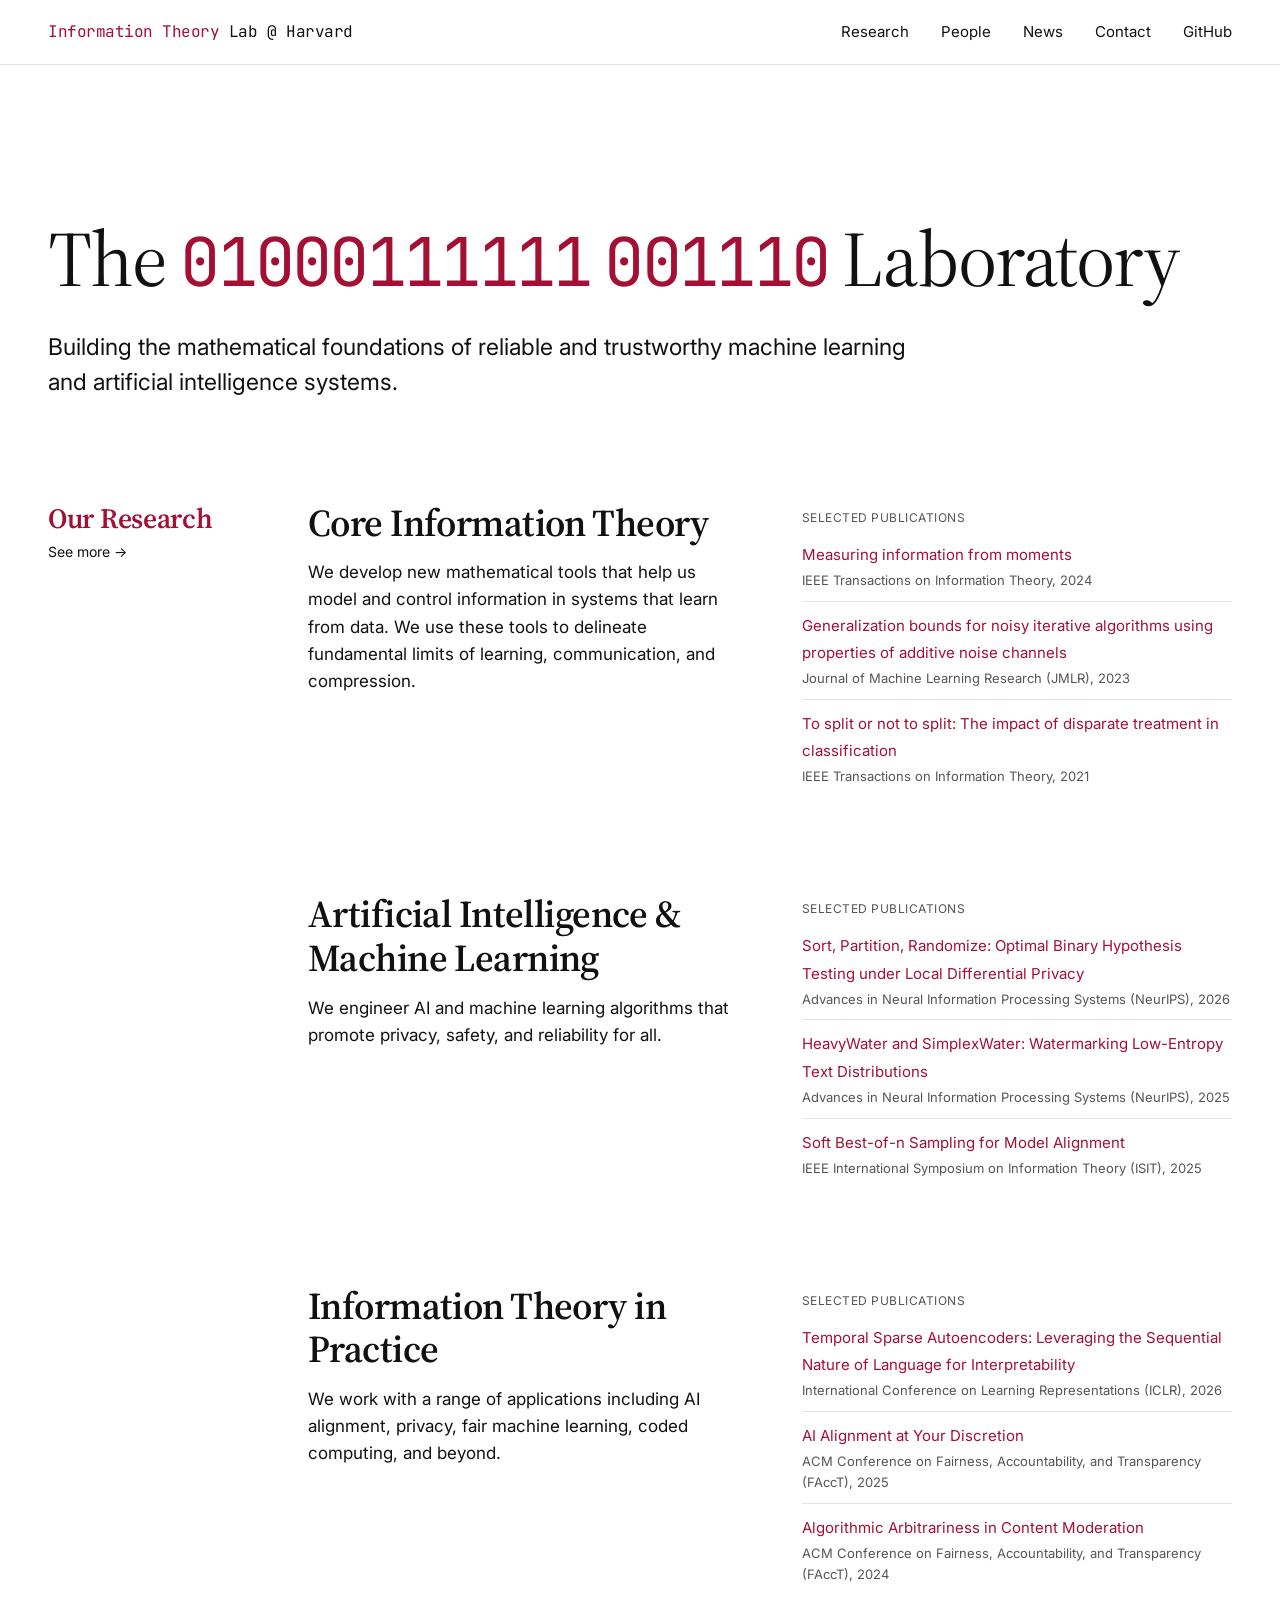
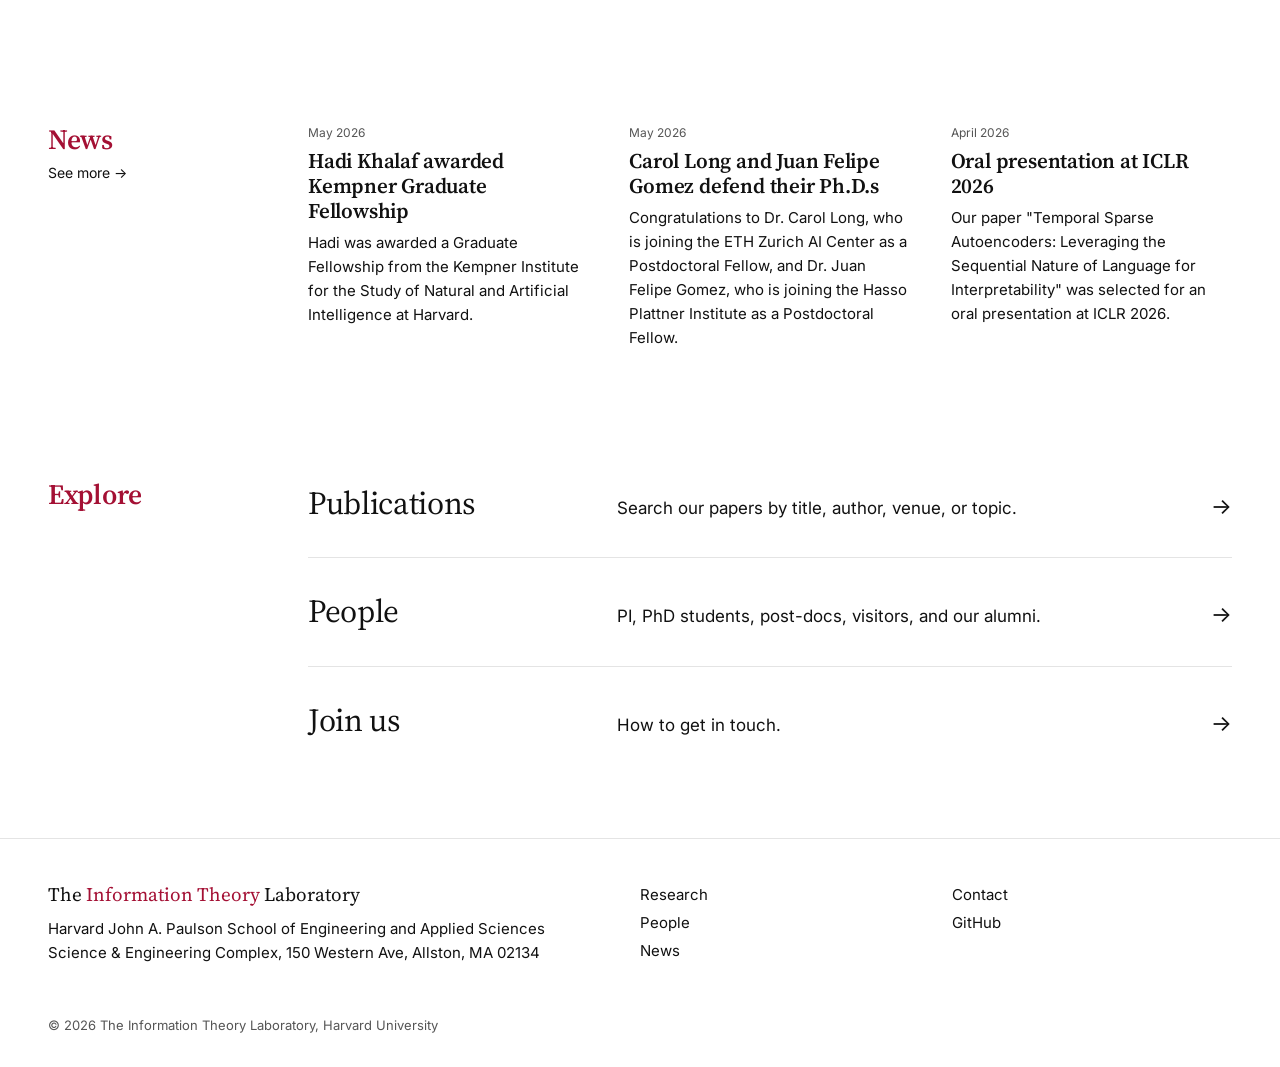
<file: index.html>
<!DOCTYPE html>
<html lang="en">
<head>
    <meta charset="UTF-8">
    <meta name="viewport" content="width=device-width, initial-scale=1.0">
    <title>The Information Theory Laboratory</title>
    <meta name="description" content="The Information Theory Laboratory at Harvard SEAS builds the mathematical foundations of reliable and trustworthy machine learning and AI.">

    <link rel="preconnect" href="https://fonts.googleapis.com">
    <link rel="preconnect" href="https://fonts.gstatic.com" crossorigin>
    <link href="https://fonts.googleapis.com/css2?family=Inter:wght@400;500&family=JetBrains+Mono:wght@400&family=Source+Serif+4:opsz,wght@8..60,400;8..60,500;8..60,600&display=swap" rel="stylesheet">
    <link rel="stylesheet" href="assets/site.css">

    <style>
        /* Home page uses black text; grey only for the smallest labels. */
        :root { --ink-soft: var(--ink); --ink-faint: #555; }

        /* ---------- Hero ---------- */
        .hero {
            padding: clamp(80px, 12vw, 160px) 0 clamp(64px, 8vw, 120px);
        }
        .hero + .section { padding-top: 0; }
        /* Scales with the window so the headline fits on one line on laptops and up. */
        .hero .display { font-size: clamp(40px, 6.1vw, 88px); }
        .hero .display .binary {
            color: var(--crimson);
            font-size: 0.86em;
            letter-spacing: -0.04em;
            word-spacing: -0.35em;  /* a monospace space is a full character wide */
        }
        .hero .lede { margin-top: 32px; }

        /* ---------- Sections: heading in the margin, content to the right ---------- */
        .band .margin-label { padding-top: 0; }

        /* ---------- Research areas: one row per topic ---------- */
        .area {
            display: grid;
            grid-template-columns: 1fr 1fr;
            gap: clamp(32px, 5vw, 80px);
            align-items: start;
            padding: 48px 0;
        }
        .area:first-child { padding-top: 0; }
        .area:last-child { padding-bottom: 0; }
        .area-title {
            font-family: var(--serif);
            font-weight: 600;
            font-size: clamp(28px, 3vw, 38px);
            line-height: 1.15;
            letter-spacing: -0.015em;
            margin: 0;
        }
        .area-text {
            margin: 14px 0 0;
            font-size: 17px;
        }
        .selected { margin-top: 6px; }
        .selected-label {
            font-family: var(--label);
            font-size: 12px;
            letter-spacing: 0.04em;
            text-transform: uppercase;
            color: var(--ink-faint);
            padding: 0 0 4px;
        }
        .pub {
            display: block;
            padding: 10px 0;
            border-bottom: 1px solid var(--rule);
            text-decoration: none;
        }
        .pub:last-child { border-bottom: 0; }
        .pub-title {
            font-size: 15px;
            line-height: 1.4;
            color: var(--crimson);
        }
        a.pub:hover .pub-title { text-decoration: underline; text-underline-offset: 3px; }
        .pub-venue {
            display: block;
            margin-top: 2px;
            font-size: 13px;
            color: var(--ink-faint);
        }

        /* ---------- News ---------- */
        .news-grid {
            display: grid;
            grid-template-columns: repeat(3, 1fr);
            gap: 32px 40px;
        }
        .news-date {
            font-family: var(--label);
            font-size: 12px;
            color: var(--ink-faint);
        }
        .news-card h3 {
            font-size: 21px;
            font-weight: 600;
            margin-top: 6px;
        }
        .news-card h3 a { text-decoration: none; }
        .news-card h3 a:hover { color: var(--crimson); }
        .news-card p {
            font-size: 15px;
            color: var(--ink-soft);
            margin: 8px 0 0;
        }

        /* ---------- Explore ---------- */
        .explore a {
            display: grid;
            grid-template-columns: 1fr 2fr auto;
            gap: 24px;
            align-items: baseline;
            padding: 28px 0;
            border-bottom: 1px solid var(--rule);
            text-decoration: none;
        }
        .explore a:first-child { padding-top: 0; }
        .explore a:last-child { border-bottom: 0; }
        .explore .explore-title {
            font-family: var(--serif);
            font-size: clamp(24px, 2.6vw, 32px);
            letter-spacing: -0.01em;
        }
        .explore .explore-desc { color: var(--ink-soft); }
        .explore .explore-arrow {
            font-size: 22px;
            transition: transform 0.2s;
        }
        .explore a:hover .explore-title { color: var(--crimson); }
        .explore a:hover .explore-arrow { transform: translateX(6px); }

        @media (max-width: 860px) {
            .area { grid-template-columns: 1fr; gap: 20px; }
            .news-grid { grid-template-columns: 1fr; }
            .explore a { grid-template-columns: 1fr auto; }
            .explore .explore-desc { grid-column: 1 / -1; grid-row: 2; }
        }
    </style>
</head>
<body class="margin-page">

<header data-site-header></header>

<main>

    <!-- Hero -->
    <section class="hero">
        <div class="wrap">
            <h1 class="display">The <span class="binary" id="hero-decode">Information Theory</span> Laboratory</h1>
            <p class="lede">Building the mathematical foundations of reliable and trustworthy machine learning and artificial intelligence systems.</p>
        </div>
    </section>

    <!-- Research areas -->
    <section class="section band">
        <div class="wrap"><div class="margin-layout">
            <h2 class="margin-label">Our Research <a href="/research">See more &rarr;</a></h2>
            <div>

            <div class="areas">
                <article class="area">
                    <div>
                        <h3 class="area-title">Core Information Theory</h3>
                        <p class="area-text">We develop new mathematical tools that help us model and control information in systems that learn from data. We use these tools to delineate fundamental limits of learning, communication, and compression.</p>
                    </div>
                    <div class="selected" data-pubs="theory"></div>
                </article>
                <article class="area">
                    <div>
                        <h3 class="area-title">Artificial Intelligence &amp; Machine Learning</h3>
                        <p class="area-text">We engineer AI and machine learning algorithms that promote privacy, safety, and reliability for all.</p>
                    </div>
                    <div class="selected" data-pubs="aiml"></div>
                </article>
                <article class="area">
                    <div>
                        <h3 class="area-title">Information Theory in Practice</h3>
                        <p class="area-text">We work with a range of applications including AI alignment, privacy, fair machine learning, coded computing, and beyond.</p>
                    </div>
                    <div class="selected" data-pubs="applications"></div>
                </article>
            </div>
            </div>
        </div></div>
    </section>

    <!-- News -->
    <section class="section band">
        <div class="wrap"><div class="margin-layout">
            <h2 class="margin-label">News <a href="/news">See more &rarr;</a></h2>
            <div class="news-grid" id="news-grid"></div>
        </div></div>
    </section>

    <!-- Explore -->
    <section class="section band">
        <div class="wrap"><div class="margin-layout">
            <h2 class="margin-label">Explore</h2>
            <nav class="explore">
                <a href="/research#publications">
                    <span class="explore-title">Publications</span>
                    <span class="explore-desc">Search our papers by title, author, venue, or topic.</span>
                    <span class="explore-arrow">&rarr;</span>
                </a>
                <a href="/people">
                    <span class="explore-title">People</span>
                    <span class="explore-desc">PI, PhD students, post-docs, visitors, and our alumni.</span>
                    <span class="explore-arrow">&rarr;</span>
                </a>
                <a href="/contact">
                    <span class="explore-title">Join us</span>
                    <span class="explore-desc">How to get in touch.</span>
                    <span class="explore-arrow">&rarr;</span>
                </a>
            </nav>
        </div></div>
    </section>

</main>

<footer data-site-footer></footer>

<script src="assets/site.js"></script>
<script>
    const esc = s => String(s ?? '').replace(/[&<>"]/g, c => ({ '&': '&amp;', '<': '&lt;', '>': '&gt;', '"': '&quot;' }[c]));

    // Selected publications per research area, chosen by ID in publication-config.json.
    Promise.all([
        fetch('publication-config.json').then(r => r.json()),
        fetch('publications.json').then(r => r.json())
    ]).then(([config, pubs]) => {
        const byId = Object.fromEntries(pubs.map(p => [p.id, p]));
        document.querySelectorAll('[data-pubs]').forEach(el => {
            const items = (config[el.dataset.pubs] || []).map(id => byId[id]).filter(Boolean);
            el.innerHTML = '<div class="selected-label">Selected publications</div>' + items.map(p => {
                const link = p.pub_website || p.arxiv_website;
                const inner = `<span class="pub-title">${esc(p.title)}</span><span class="pub-venue">${esc(p.venue)}, ${esc(p.year)}</span>`;
                return link
                    ? `<a class="pub" href="${esc(link)}" target="_blank" rel="noopener">${inner}</a>`
                    : `<div class="pub">${inner}</div>`;
            }).join('');
        });
    }).catch(err => console.error('Could not load publications', err));

    // Three most recent news items from news.json.
    const MONTHS = ['January', 'February', 'March', 'April', 'May', 'June', 'July', 'August', 'September', 'October', 'November', 'December'];
    const formatMonth = ym => { const [y, m] = ym.split('-'); return `${MONTHS[+m - 1]} ${y}`; };

    fetch('news.json').then(r => r.json()).then(items => {
        items.sort((a, b) => b.date.localeCompare(a.date));
        document.getElementById('news-grid').innerHTML = items.slice(0, 3).map(n => `
            <article class="news-card">
                <div class="news-date">${formatMonth(n.date)}</div>
                <h3>${n.link ? `<a href="${esc(n.link)}" target="_blank" rel="noopener">${esc(n.title)}</a>` : esc(n.title)}</h3>
                <p>${esc(n.body)}</p>
            </article>`).join('');
    }).catch(err => console.error('Could not load news', err));

    // Hero: "Information Theory" periodically decodes from bits.
    const hero = document.getElementById('hero-decode');
    const loop = () => decode(hero, { frames: 22, noiseFrames: 12, interval: 90 }).then(() => setTimeout(loop, 4000));
    setTimeout(loop, 1200);
</script>

</body>
</html>
</file>
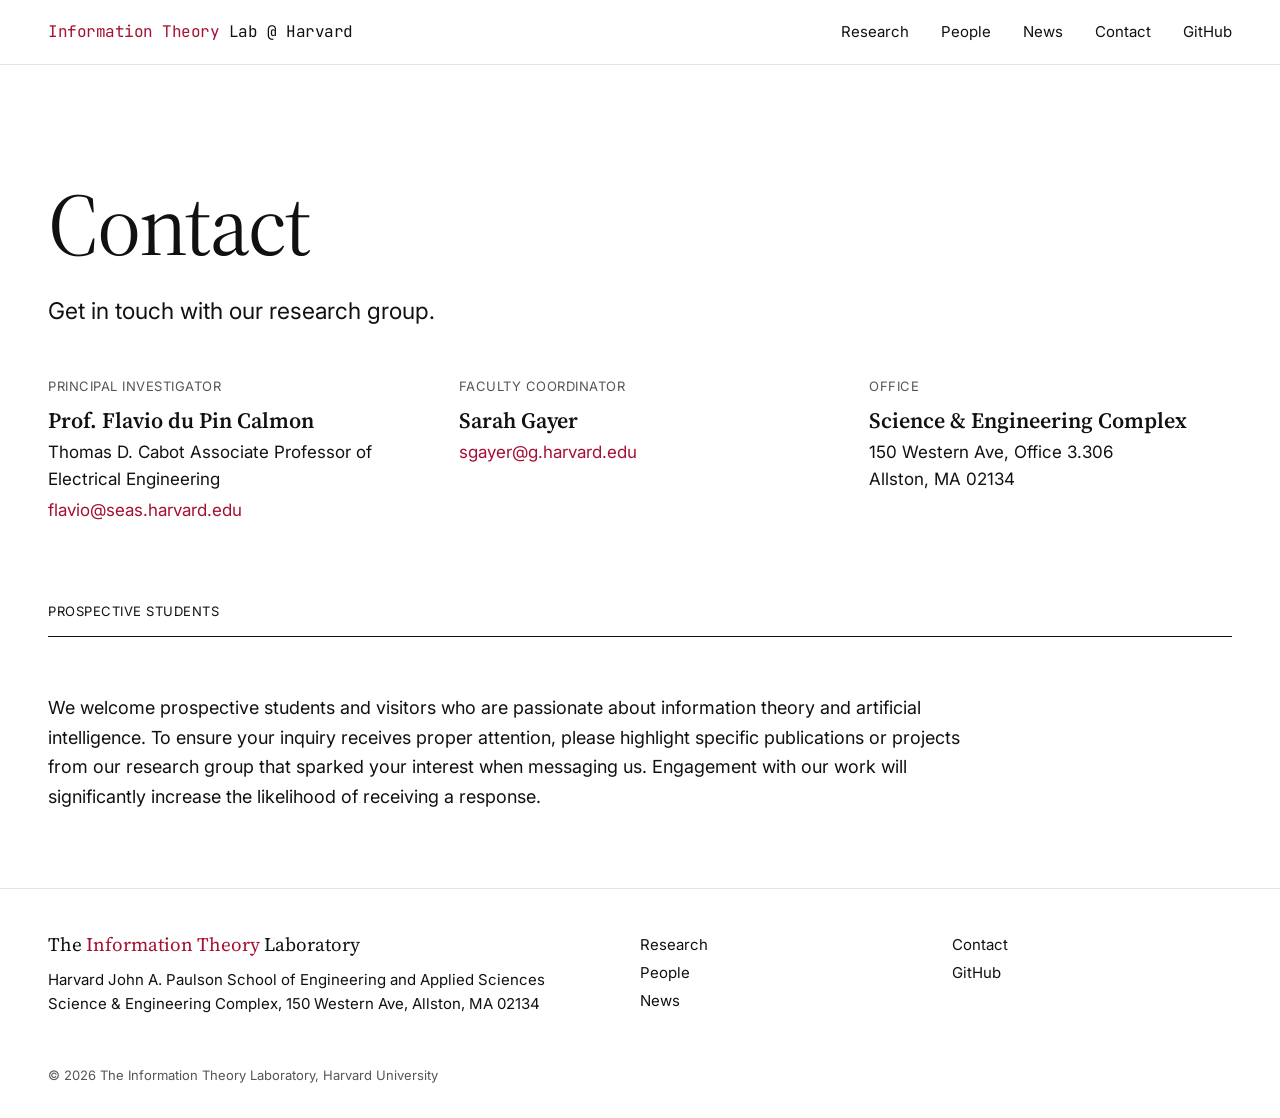
<file: contact.html>
<!DOCTYPE html>
<html lang="en">
<head>
    <meta charset="UTF-8">
    <meta name="viewport" content="width=device-width, initial-scale=1.0">
    <title>Contact - The Information Theory Laboratory</title>
    <meta name="description" content="How to contact the Information Theory Laboratory at Harvard SEAS.">

    <link rel="preconnect" href="https://fonts.googleapis.com">
    <link rel="preconnect" href="https://fonts.gstatic.com" crossorigin>
    <link href="https://fonts.googleapis.com/css2?family=Inter:wght@400;500;600&family=JetBrains+Mono:wght@400&family=Source+Serif+4:opsz,wght@8..60,400;8..60,500;8..60,600&display=swap" rel="stylesheet">
    <link rel="stylesheet" href="assets/site.css">

    <style>
        :root { --ink-soft: var(--ink); --ink-faint: #555; }

        .page-head { padding: clamp(64px, 9vw, 120px) 0 clamp(32px, 4vw, 48px); }
        .page-head .lede { margin-top: 24px; max-width: none; }
        .contact-section { padding: 0 0 clamp(48px, 6vw, 80px); }

        .contacts {
            display: grid;
            grid-template-columns: repeat(3, 1fr);
            gap: 32px 48px;
        }
        .contact-label {
            font-family: var(--label);
            font-size: 13px;
            letter-spacing: 0.04em;
            text-transform: uppercase;
            color: var(--ink-faint);
            margin-bottom: 10px;
        }
        .contact-name {
            font-family: var(--serif);
            font-weight: 600;
            font-size: 22px;
            line-height: 1.25;
            margin: 0;
        }
        .contact p { margin: 4px 0 0; }
        .contact a { color: var(--crimson); text-decoration: none; }
        .contact a:hover { text-decoration: underline; text-underline-offset: 3px; }

        .note {
            max-width: 52em;
            font-size: 18px;
            line-height: 1.65;
            margin: 0;
        }

        @media (max-width: 860px) {
            .contacts { grid-template-columns: 1fr; }
        }
    </style>
</head>
<body>

<header data-site-header></header>

<main>

    <section class="page-head">
        <div class="wrap">
            <h1 class="display">Contact</h1>
            <p class="lede">Get in touch with our research group.</p>
        </div>
    </section>

    <section class="contact-section">
        <div class="wrap">
            <div class="contacts">
                <div class="contact">
                    <div class="contact-label">Principal Investigator</div>
                    <h2 class="contact-name">Prof. Flavio du Pin Calmon</h2>
                    <p>Thomas D. Cabot Associate Professor of Electrical Engineering</p>
                    <p><a href="mailto:flavio@seas.harvard.edu">flavio@seas.harvard.edu</a></p>
                </div>
                <div class="contact">
                    <div class="contact-label">Faculty Coordinator</div>
                    <h2 class="contact-name">Sarah Gayer</h2>
                    <p><a href="mailto:sgayer@g.harvard.edu">sgayer@g.harvard.edu</a></p>
                </div>
                <div class="contact">
                    <div class="contact-label">Office</div>
                    <h2 class="contact-name">Science &amp; Engineering Complex</h2>
                    <p>150 Western Ave, Office 3.306<br>Allston, MA 02134</p>
                </div>
            </div>
        </div>
    </section>

    <section class="contact-section">
        <div class="wrap">
            <div class="bar"><span>Prospective students</span></div>
            <p class="note">We welcome prospective students and visitors who are passionate about information theory and artificial intelligence. To ensure your inquiry receives proper attention, please highlight specific publications or projects from our research group that sparked your interest when messaging us. Engagement with our work will significantly increase the likelihood of receiving a response.</p>
        </div>
    </section>

</main>

<footer data-site-footer></footer>

<script src="assets/site.js"></script>

</body>
</html>
</file>
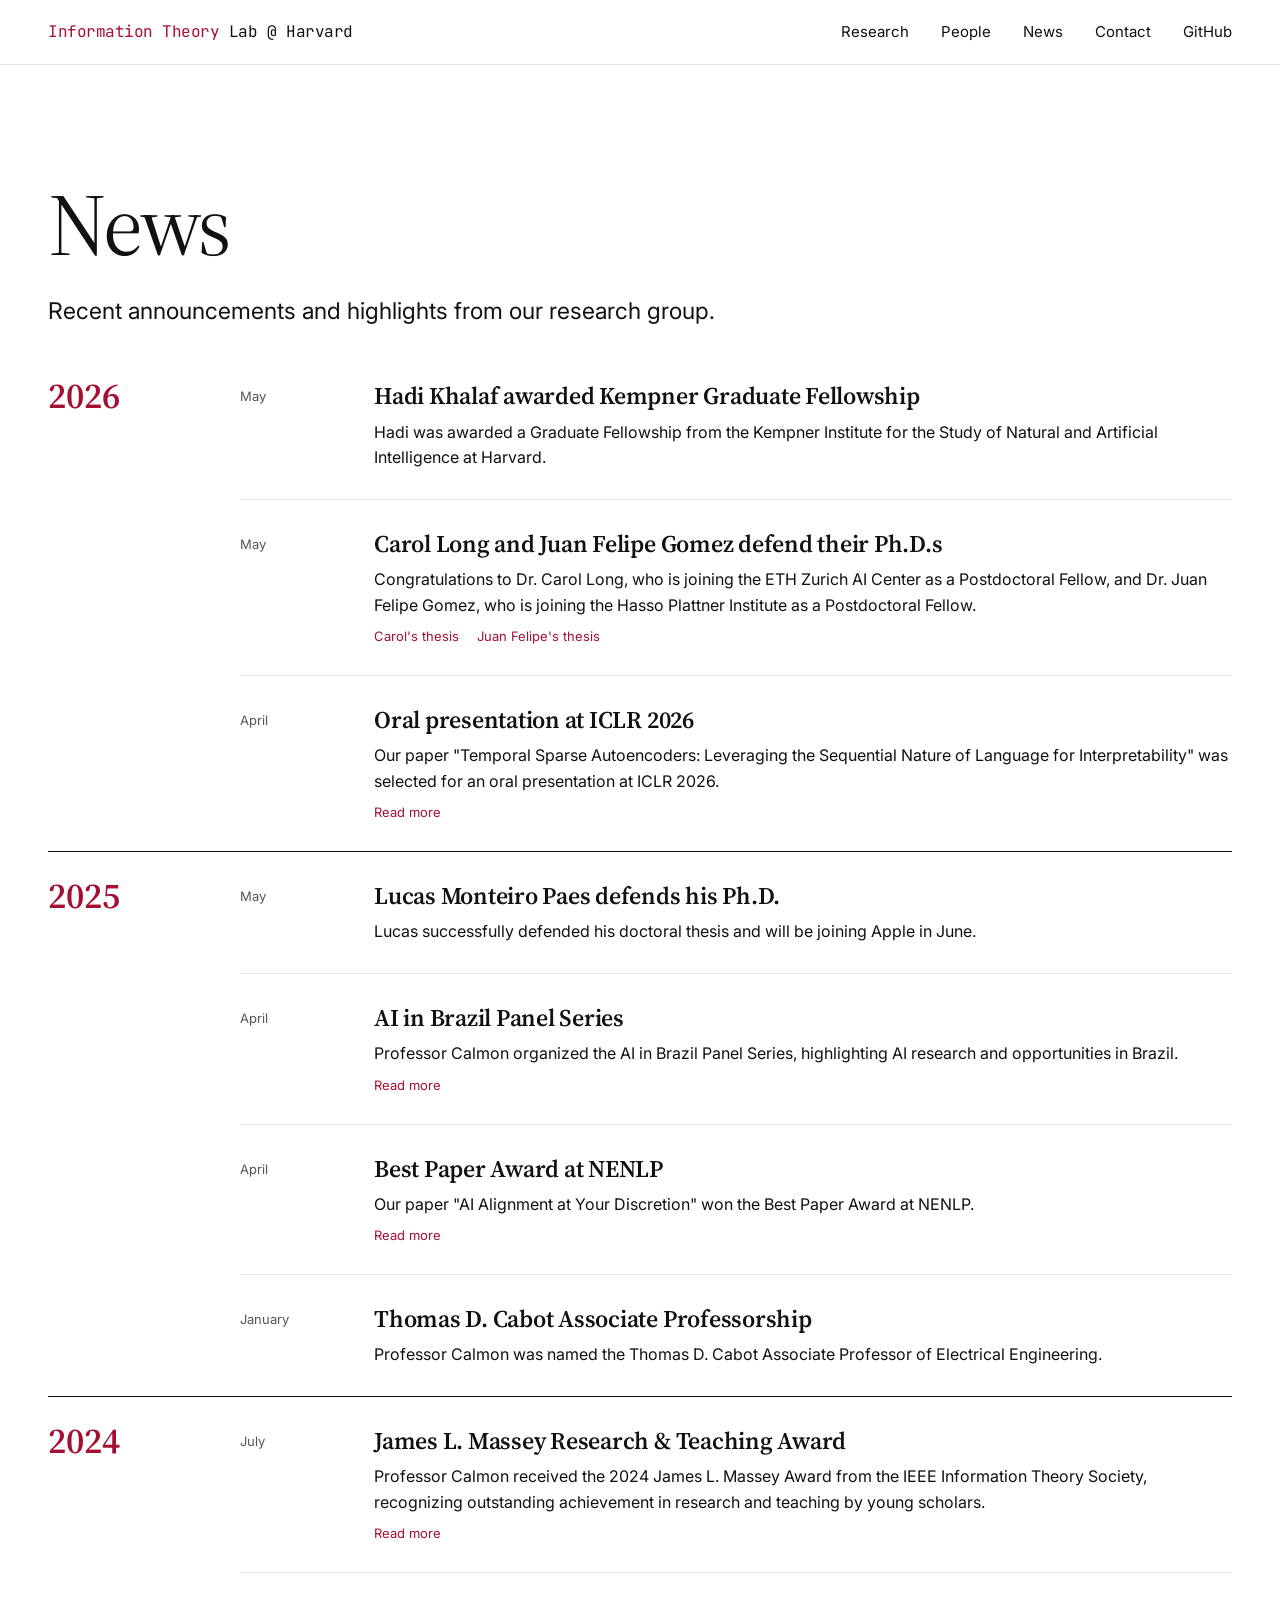
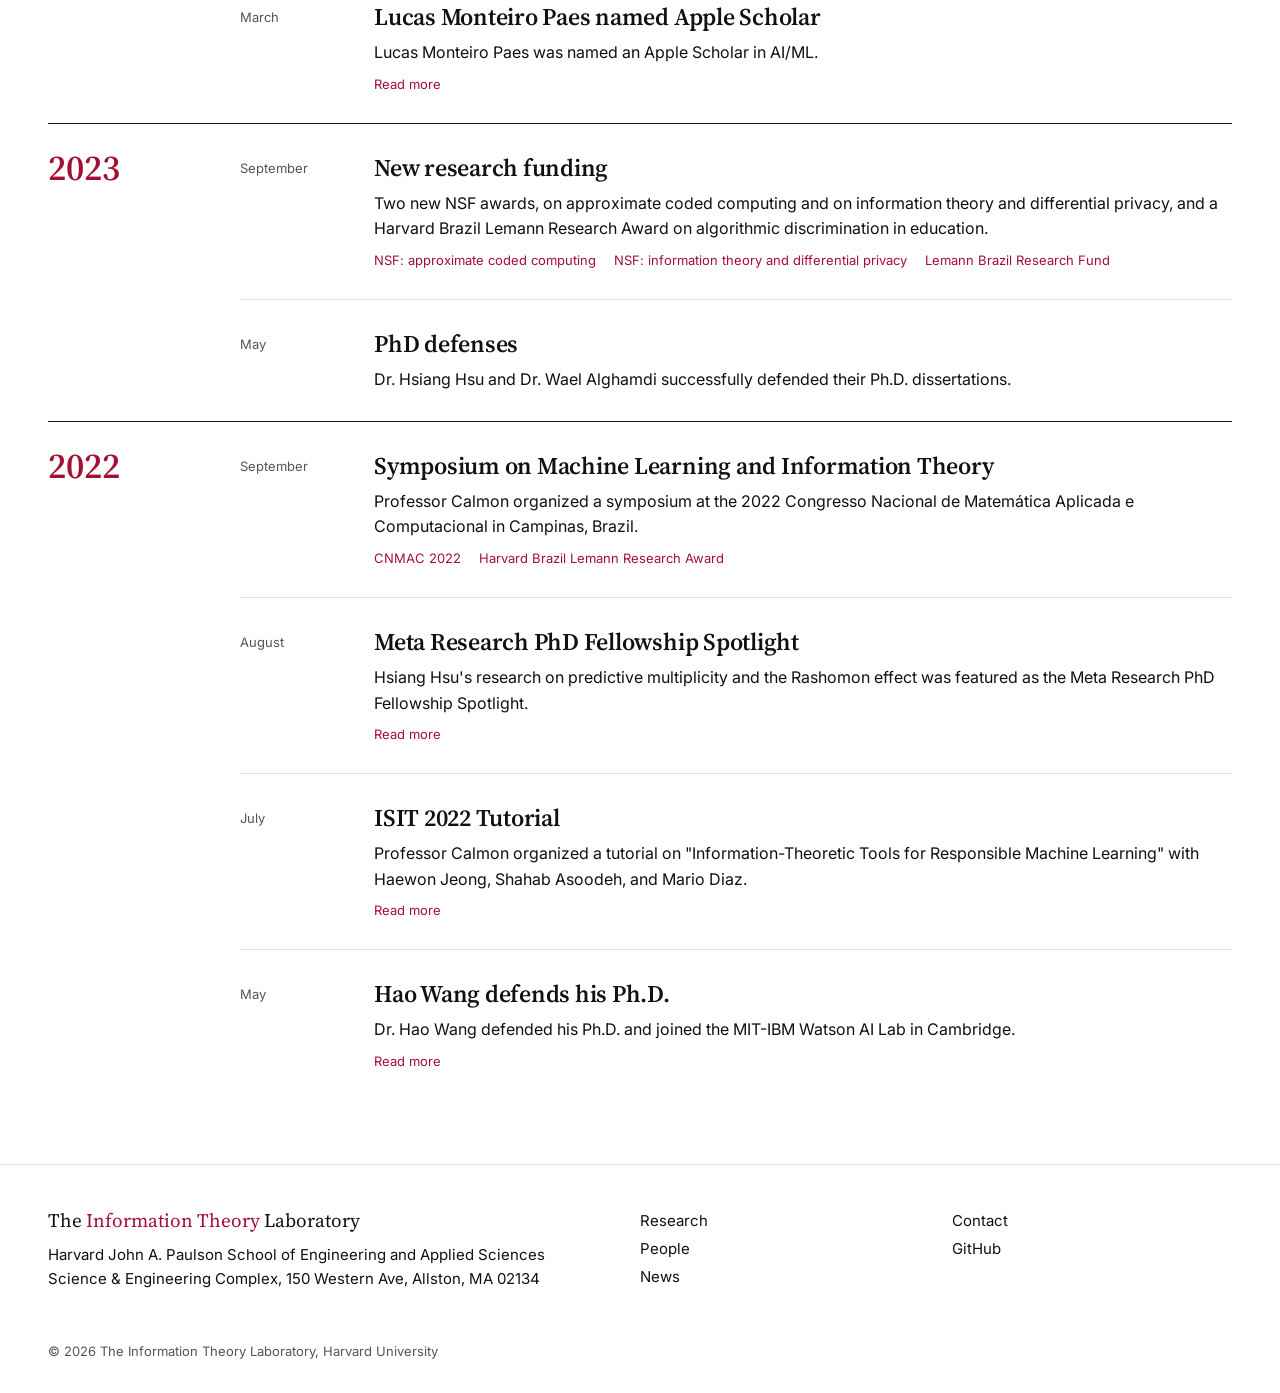
<file: news.html>
<!DOCTYPE html>
<html lang="en">
<head>
    <meta charset="UTF-8">
    <meta name="viewport" content="width=device-width, initial-scale=1.0">
    <title>News - The Information Theory Laboratory</title>
    <meta name="description" content="Announcements and highlights from the Information Theory Laboratory at Harvard SEAS.">

    <link rel="preconnect" href="https://fonts.googleapis.com">
    <link rel="preconnect" href="https://fonts.gstatic.com" crossorigin>
    <link href="https://fonts.googleapis.com/css2?family=Inter:wght@400;500;600&family=JetBrains+Mono:wght@400&family=Source+Serif+4:opsz,wght@8..60,400;8..60,500;8..60,600&display=swap" rel="stylesheet">
    <link rel="stylesheet" href="assets/site.css">

    <style>
        :root { --ink-soft: var(--ink); --ink-faint: #555; }

        .page-head { padding: clamp(64px, 9vw, 120px) 0 clamp(32px, 4vw, 48px); }
        .page-head .lede { margin-top: 24px; max-width: none; }

        /* Items grouped by year, with the year in the left margin (as on the Research page). */
        .year-group {
            display: grid;
            grid-template-columns: 160px 1fr;
            gap: 32px;
            border-top: 1px solid var(--ink);
        }
        .year-group:first-child { border-top: 0; }
        .year-label {
            position: sticky;
            top: 88px;
            align-self: start;
            margin: 0;
            padding-top: 24px;
            font-family: var(--serif);
            font-weight: 600;
            font-size: 36px;
            line-height: 1.1;
            color: var(--crimson);
        }
        .year-group:first-child .year-label { padding-top: 0; }
        .items { list-style: none; margin: 0; padding: 0; }
        .item {
            display: grid;
            grid-template-columns: 110px 1fr;
            gap: 24px;
            padding: 28px 0;
            border-bottom: 1px solid var(--rule);
        }
        .year-group:first-child .item:first-child { padding-top: 4px; }
        .item:last-child { border-bottom: 0; }
        .item-month {
            font-family: var(--label);
            font-size: 13px;
            color: var(--ink-faint);
            padding-top: 6px;
        }
        .item-title {
            font-family: var(--serif);
            font-weight: 600;
            font-size: 24px;
            line-height: 1.3;
            margin: 0;
        }
        .item-body { margin: 8px 0 0; font-size: 16px; }
        .item-links {
            display: flex;
            flex-wrap: wrap;
            gap: 6px 18px;
            margin-top: 8px;
            font-family: var(--label);
            font-size: 13px;
        }
        .item-links a { color: var(--crimson); text-decoration: none; }
        .item-links a:hover { text-decoration: underline; text-underline-offset: 3px; }

        @media (max-width: 860px) {
            .year-group { grid-template-columns: 1fr; gap: 0; }
            .year-label { position: static; font-size: 28px; padding-top: 24px; }
            .item { grid-template-columns: 1fr; gap: 4px; }
            .item-month { padding-top: 0; }
        }
    </style>
</head>
<body>

<header data-site-header></header>

<main>

    <section class="page-head">
        <div class="wrap">
            <h1 class="display">News</h1>
            <p class="lede">Recent announcements and highlights from our research group.</p>
        </div>
    </section>

    <section class="section" style="padding-top: 0;">
        <div class="wrap" id="news"></div>
    </section>

</main>

<footer data-site-footer></footer>

<script src="assets/site.js"></script>
<script>
    const esc = s => String(s ?? '').replace(/[&<>"]/g, c => ({ '&': '&amp;', '<': '&lt;', '>': '&gt;', '"': '&quot;' }[c]));
    const MONTHS = ['January', 'February', 'March', 'April', 'May', 'June', 'July', 'August', 'September', 'October', 'November', 'December'];

    // An item has either a single "link" or a list of labelled "links".
    function linksHTML(n) {
        const links = n.links || (n.link ? [{ label: 'Read more', url: n.link }] : []);
        return links.length
            ? `<div class="item-links">${links.map(l => `<a href="${esc(l.url)}" target="_blank" rel="noopener">${esc(l.label)}</a>`).join('')}</div>`
            : '';
    }

    const itemHTML = n => `
        <li class="item">
            <div class="item-month">${MONTHS[+n.date.split('-')[1] - 1]}</div>
            <div>
                <h3 class="item-title">${esc(n.title)}</h3>
                <p class="item-body">${esc(n.body)}</p>
                ${linksHTML(n)}
            </div>
        </li>`;

    fetch('news.json').then(r => r.json()).then(items => {
        items.sort((a, b) => b.date.localeCompare(a.date));
        const years = [...new Set(items.map(n => n.date.slice(0, 4)))];
        document.getElementById('news').innerHTML = years.map(y => `
            <section class="year-group">
                <h2 class="year-label">${y}</h2>
                <ul class="items">${items.filter(n => n.date.startsWith(y)).map(itemHTML).join('')}</ul>
            </section>`).join('');
    }).catch(err => console.error('Could not load news', err));
</script>

</body>
</html>
</file>
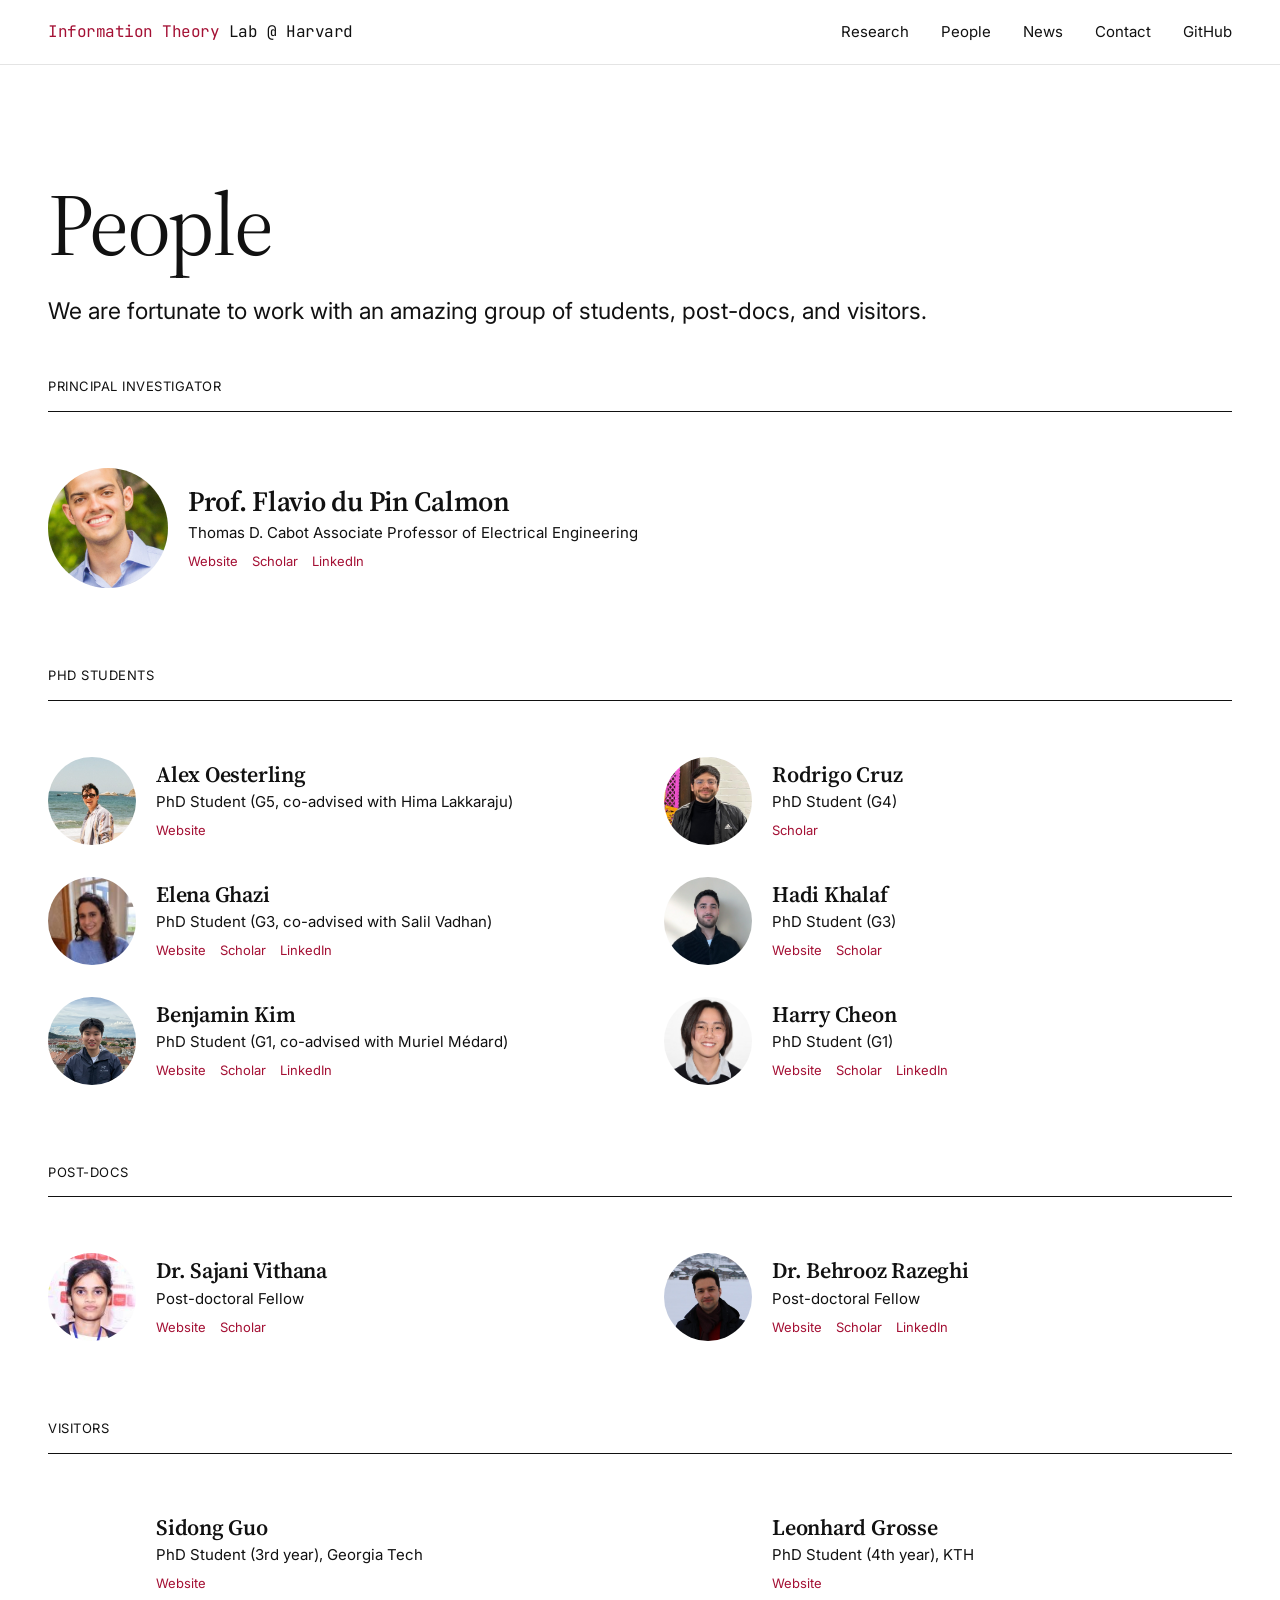
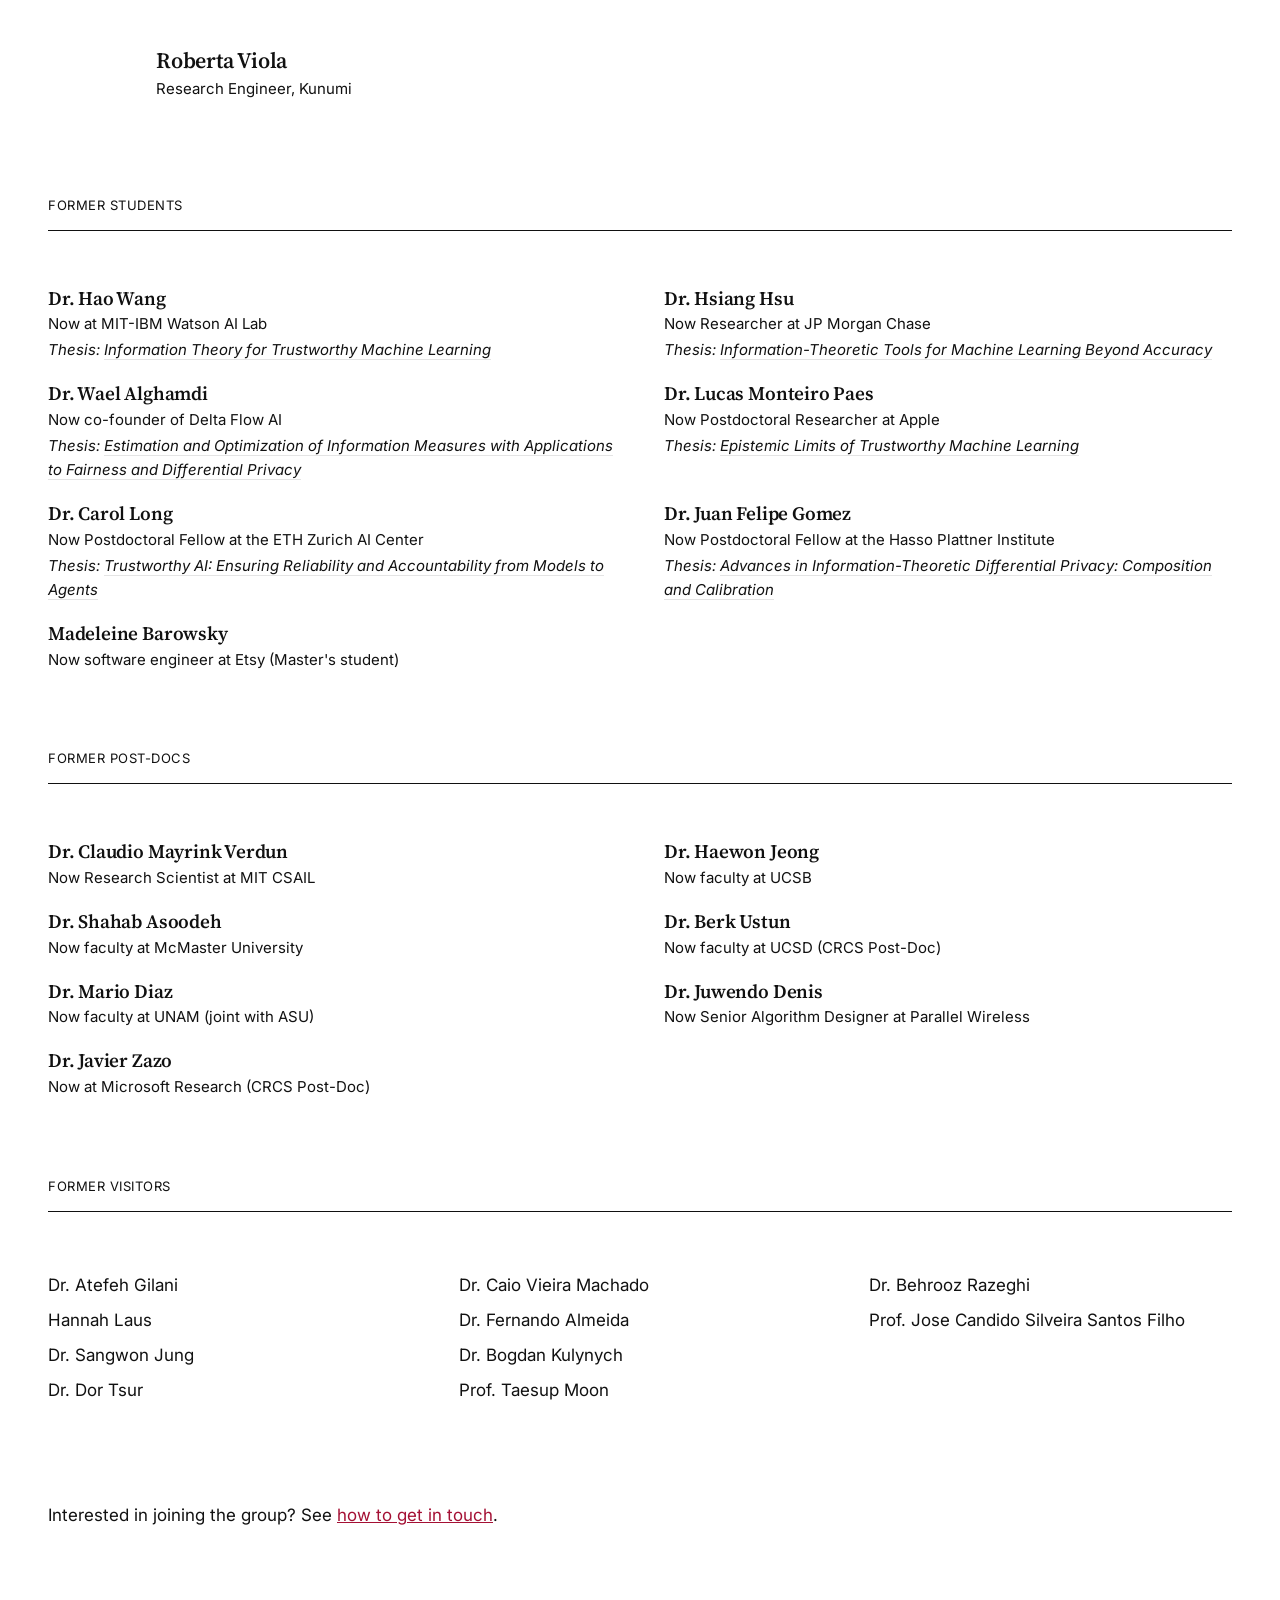
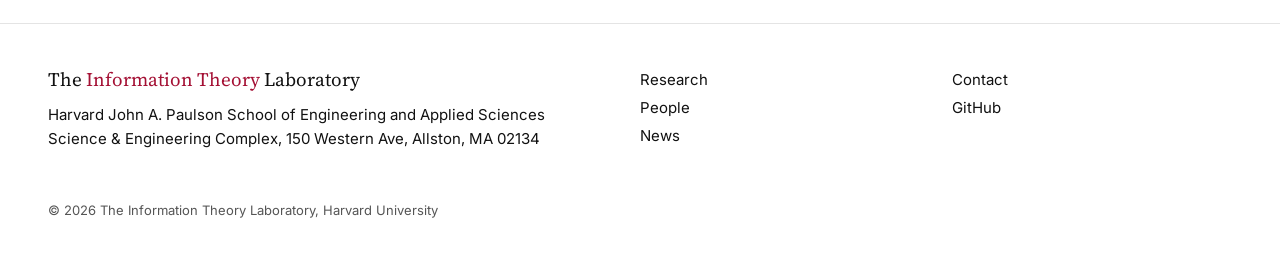
<file: people.html>
<!DOCTYPE html>
<html lang="en">
<head>
    <meta charset="UTF-8">
    <meta name="viewport" content="width=device-width, initial-scale=1.0">
    <title>People - The Information Theory Laboratory</title>
    <meta name="description" content="Members and alumni of the Information Theory Laboratory at Harvard SEAS.">

    <link rel="preconnect" href="https://fonts.googleapis.com">
    <link rel="preconnect" href="https://fonts.gstatic.com" crossorigin>
    <link href="https://fonts.googleapis.com/css2?family=Inter:wght@400;500;600&family=JetBrains+Mono:wght@400&family=Source+Serif+4:opsz,wght@8..60,400;8..60,500;8..60,600&display=swap" rel="stylesheet">
    <link rel="stylesheet" href="assets/site.css">

    <style>
        :root { --ink-soft: var(--ink); --ink-faint: #555; }

        .page-head { padding: clamp(64px, 9vw, 120px) 0 clamp(32px, 4vw, 48px); }
        .page-head .lede { margin-top: 24px; max-width: none; }
        .people-section { padding: 0 0 clamp(48px, 6vw, 80px); }

        /* ---------- Current members: two per row ---------- */
        .members {
            display: grid;
            grid-template-columns: repeat(2, 1fr);
            gap: 32px 48px;
        }
        .member {
            display: flex;
            align-items: center;
            gap: 20px;
        }
        .photo {
            flex-shrink: 0;
            width: 88px;
            height: 88px;
            border-radius: 50%;
            object-fit: cover;
            background: var(--paper-alt);
        }
        .photo-empty { background: none; }
        .pi .photo { width: 120px; height: 120px; }
        .name {
            font-family: var(--serif);
            font-weight: 600;
            font-size: 22px;
            line-height: 1.25;
            margin: 0;
        }
        .pi .name { font-size: 28px; }
        .name a { text-decoration: none; }
        .name a:hover { color: var(--crimson); }
        .role { margin-top: 2px; font-size: 15px; }
        .links {
            display: flex;
            flex-wrap: wrap;
            gap: 14px;
            margin-top: 6px;
            font-family: var(--label);
            font-size: 13px;
        }
        .links a { color: var(--crimson); text-decoration: none; }
        .links a:hover { text-decoration: underline; text-underline-offset: 3px; }

        /* ---------- Alumni: text only ---------- */
        .alumni {
            display: grid;
            grid-template-columns: repeat(2, 1fr);
            gap: 20px 48px;
            list-style: none;
            margin: 0;
            padding: 0;
        }
        .alumnus .name { font-size: 19px; }
        .alumnus .role, .alumnus .thesis { font-size: 15px; }
        .thesis { margin-top: 2px; font-style: italic; }
        .thesis a { text-decoration: none; border-bottom: 1px solid var(--rule); }
        .thesis a:hover { color: var(--crimson); border-color: var(--crimson); }

        /* ---------- Visitors: names only ---------- */
        .names {
            columns: 3;
            column-gap: 48px;
            list-style: none;
            margin: 0;
            padding: 0;
            font-size: 17px;
        }
        .names li { padding: 4px 0; break-inside: avoid; }
        .names a { text-decoration: none; }
        .names a:hover { color: var(--crimson); }

        .join { font-size: 17px; }
        .join a { color: var(--crimson); }

        @media (max-width: 860px) {
            .members, .alumni { grid-template-columns: 1fr; }
            .names { columns: 2; }
        }
        @media (max-width: 480px) {
            .names { columns: 1; }
            .photo { width: 72px; height: 72px; }
            .pi .photo { width: 96px; height: 96px; }
        }
    </style>
</head>
<body>

<header data-site-header></header>

<main>

    <section class="page-head">
        <div class="wrap">
            <h1 class="display">People</h1>
            <p class="lede">We are fortunate to work with an amazing group of students, post-docs, and visitors.</p>
        </div>
    </section>

    <section class="people-section">
        <div class="wrap">
            <div class="bar"><span>Principal Investigator</span></div>
            <div id="pi"></div>
        </div>
    </section>

    <section class="people-section">
        <div class="wrap">
            <div class="bar"><span>PhD Students</span></div>
            <div class="members" id="students"></div>
        </div>
    </section>

    <section class="people-section">
        <div class="wrap">
            <div class="bar"><span>Post-docs</span></div>
            <div class="members" id="postdocs"></div>
        </div>
    </section>

    <section class="people-section">
        <div class="wrap">
            <div class="bar"><span>Visitors</span></div>
            <div class="members" id="visitors"></div>
        </div>
    </section>

    <section class="people-section">
        <div class="wrap">
            <div class="bar"><span>Former Students</span></div>
            <ul class="alumni" id="alumni-students"></ul>
        </div>
    </section>

    <section class="people-section">
        <div class="wrap">
            <div class="bar"><span>Former Post-docs</span></div>
            <ul class="alumni" id="alumni-postdocs"></ul>
        </div>
    </section>

    <section class="people-section">
        <div class="wrap">
            <div class="bar"><span>Former Visitors</span></div>
            <ul class="names" id="alumni-visitors"></ul>
        </div>
    </section>

    <section class="people-section">
        <div class="wrap">
            <p class="join">Interested in joining the group? See <a href="/contact">how to get in touch</a>.</p>
        </div>
    </section>

</main>

<footer data-site-footer></footer>

<script src="assets/site.js"></script>
<script>
    const esc = s => String(s ?? '').replace(/[&<>"]/g, c => ({ '&': '&amp;', '<': '&lt;', '>': '&gt;', '"': '&quot;' }[c]));
    const ext = 'target="_blank" rel="noopener"';

    const nameHTML = p => p.website
        ? `<a href="${esc(p.website)}" ${ext}>${esc(p.name)}</a>`
        : esc(p.name);

    function photoHTML(p) {
        if (p.photo && p.photo !== 'placeholder.jpg') {
            return `<img class="photo" src="profile-pics/${esc(p.photo)}" alt="${esc(p.name)}" loading="lazy" onerror="this.remove()">`;
        }
        // No photo: keep an empty slot the same size so names line up with the others.
        return '<div class="photo photo-empty" aria-hidden="true"></div>';
    }

    function linksHTML(p) {
        const links = [];
        if (p.website) links.push(`<a href="${esc(p.website)}" ${ext}>Website</a>`);
        if (p.google_scholar) links.push(`<a href="${esc(p.google_scholar)}" ${ext}>Scholar</a>`);
        if (p.linkedin) links.push(`<a href="${esc(p.linkedin)}" ${ext}>LinkedIn</a>`);
        return links.length ? `<div class="links">${links.join('')}</div>` : '';
    }

    const memberHTML = p => `
        <div class="member">
            ${photoHTML(p)}
            <div>
                <h3 class="name">${nameHTML(p)}</h3>
                <div class="role">${esc(p.role)}</div>
                ${linksHTML(p)}
            </div>
        </div>`;

    const alumnusHTML = p => `
        <li class="alumnus">
            <h3 class="name">${nameHTML(p)}</h3>
            <div class="role">${esc(p.role)}</div>
            ${p.thesis ? `<div class="thesis">Thesis: ${p.thesis.url ? `<a href="${esc(p.thesis.url)}" ${ext}>${esc(p.thesis.title)}</a>` : esc(p.thesis.title)}</div>` : ''}
        </li>`;

    fetch('people.json').then(r => r.json()).then(data => {
        document.getElementById('pi').innerHTML = `<div class="pi">${memberHTML(data.principal_investigator)}</div>`;

        const current = data.current || [];
        document.getElementById('students').innerHTML = current.filter(p => p.type === 'student').map(memberHTML).join('');
        document.getElementById('postdocs').innerHTML = current.filter(p => p.type === 'postdoc').map(memberHTML).join('');
        document.getElementById('visitors').innerHTML = current.filter(p => p.type === 'visitor').map(memberHTML).join('');

        const alumni = data.alumni || [];
        document.getElementById('alumni-students').innerHTML =
            alumni.filter(p => p.type === 'phd' || p.type === 'masters').map(alumnusHTML).join('');
        document.getElementById('alumni-postdocs').innerHTML =
            alumni.filter(p => p.type === 'postdoc').map(alumnusHTML).join('');
        document.getElementById('alumni-visitors').innerHTML =
            alumni.filter(p => p.type === 'visitor').map(p => `<li>${nameHTML(p)}</li>`).join('');
    }).catch(err => console.error('Could not load people', err));
</script>

</body>
</html>
</file>
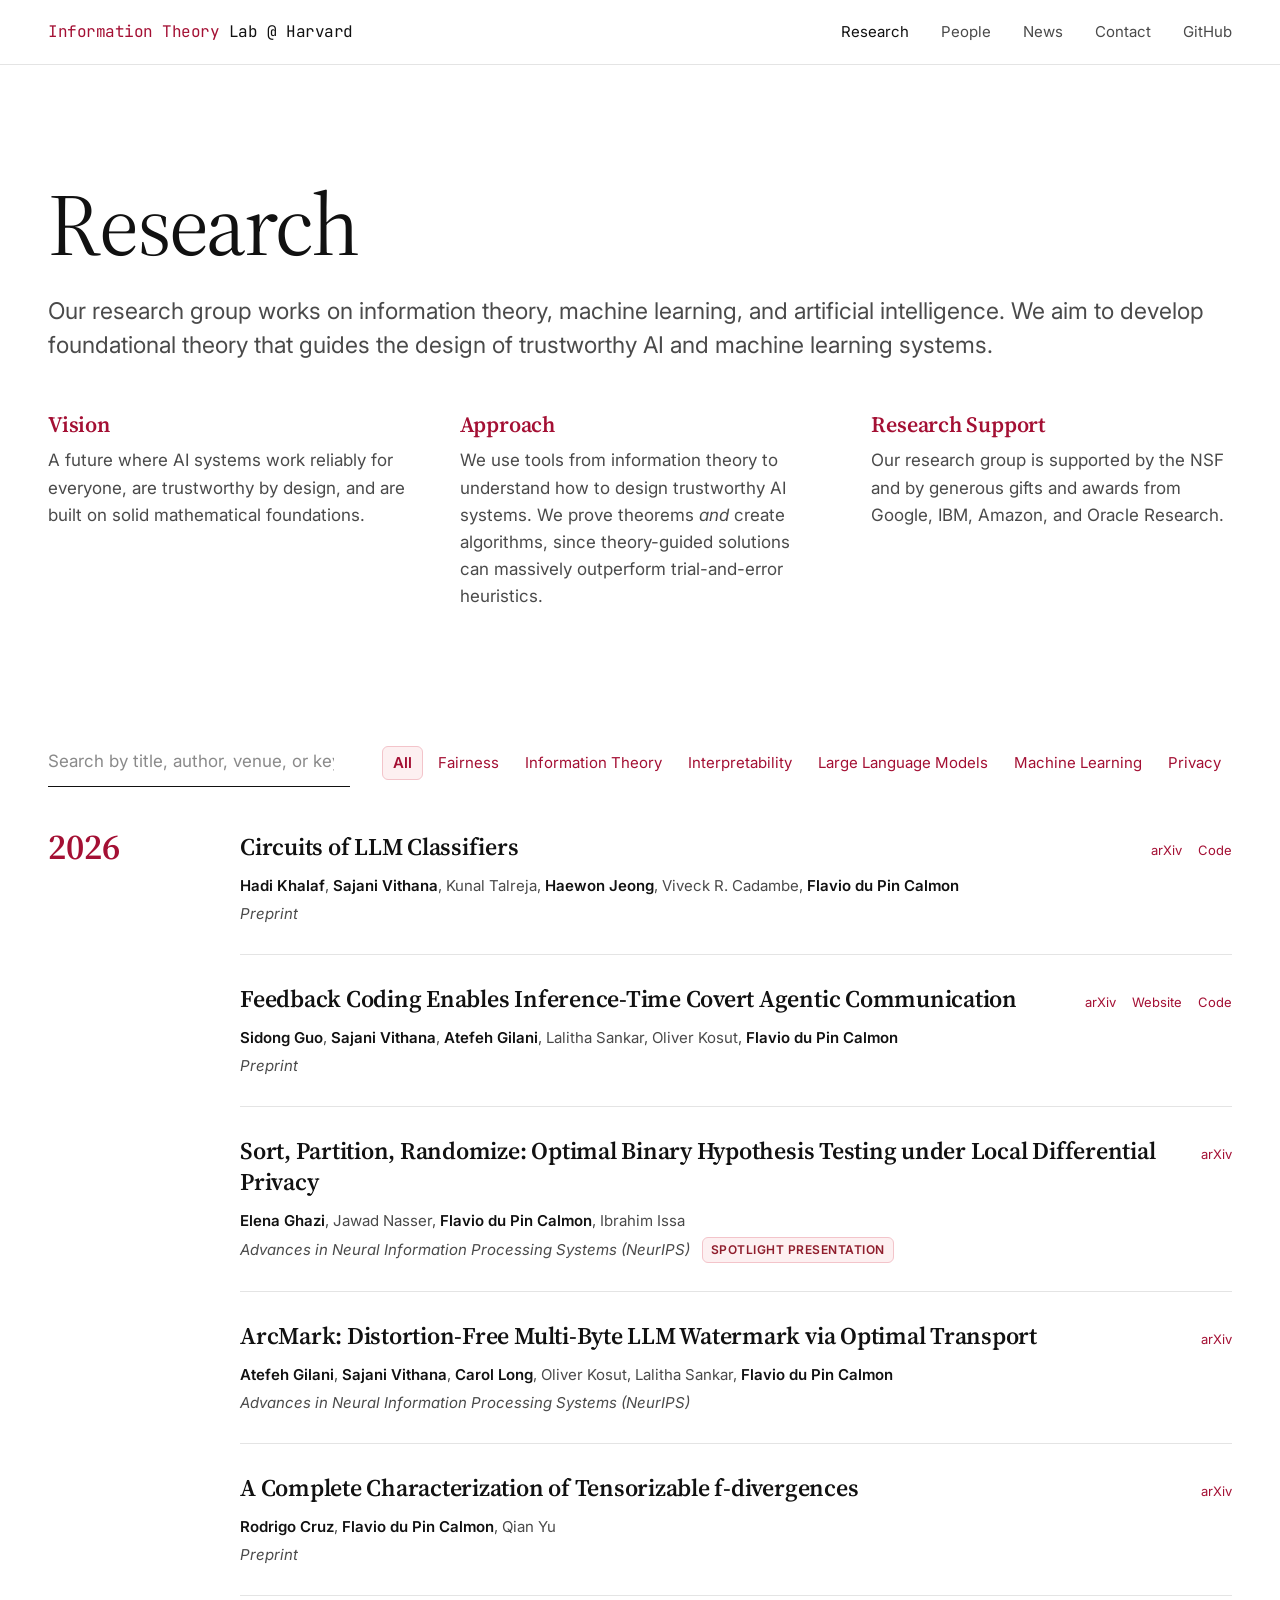
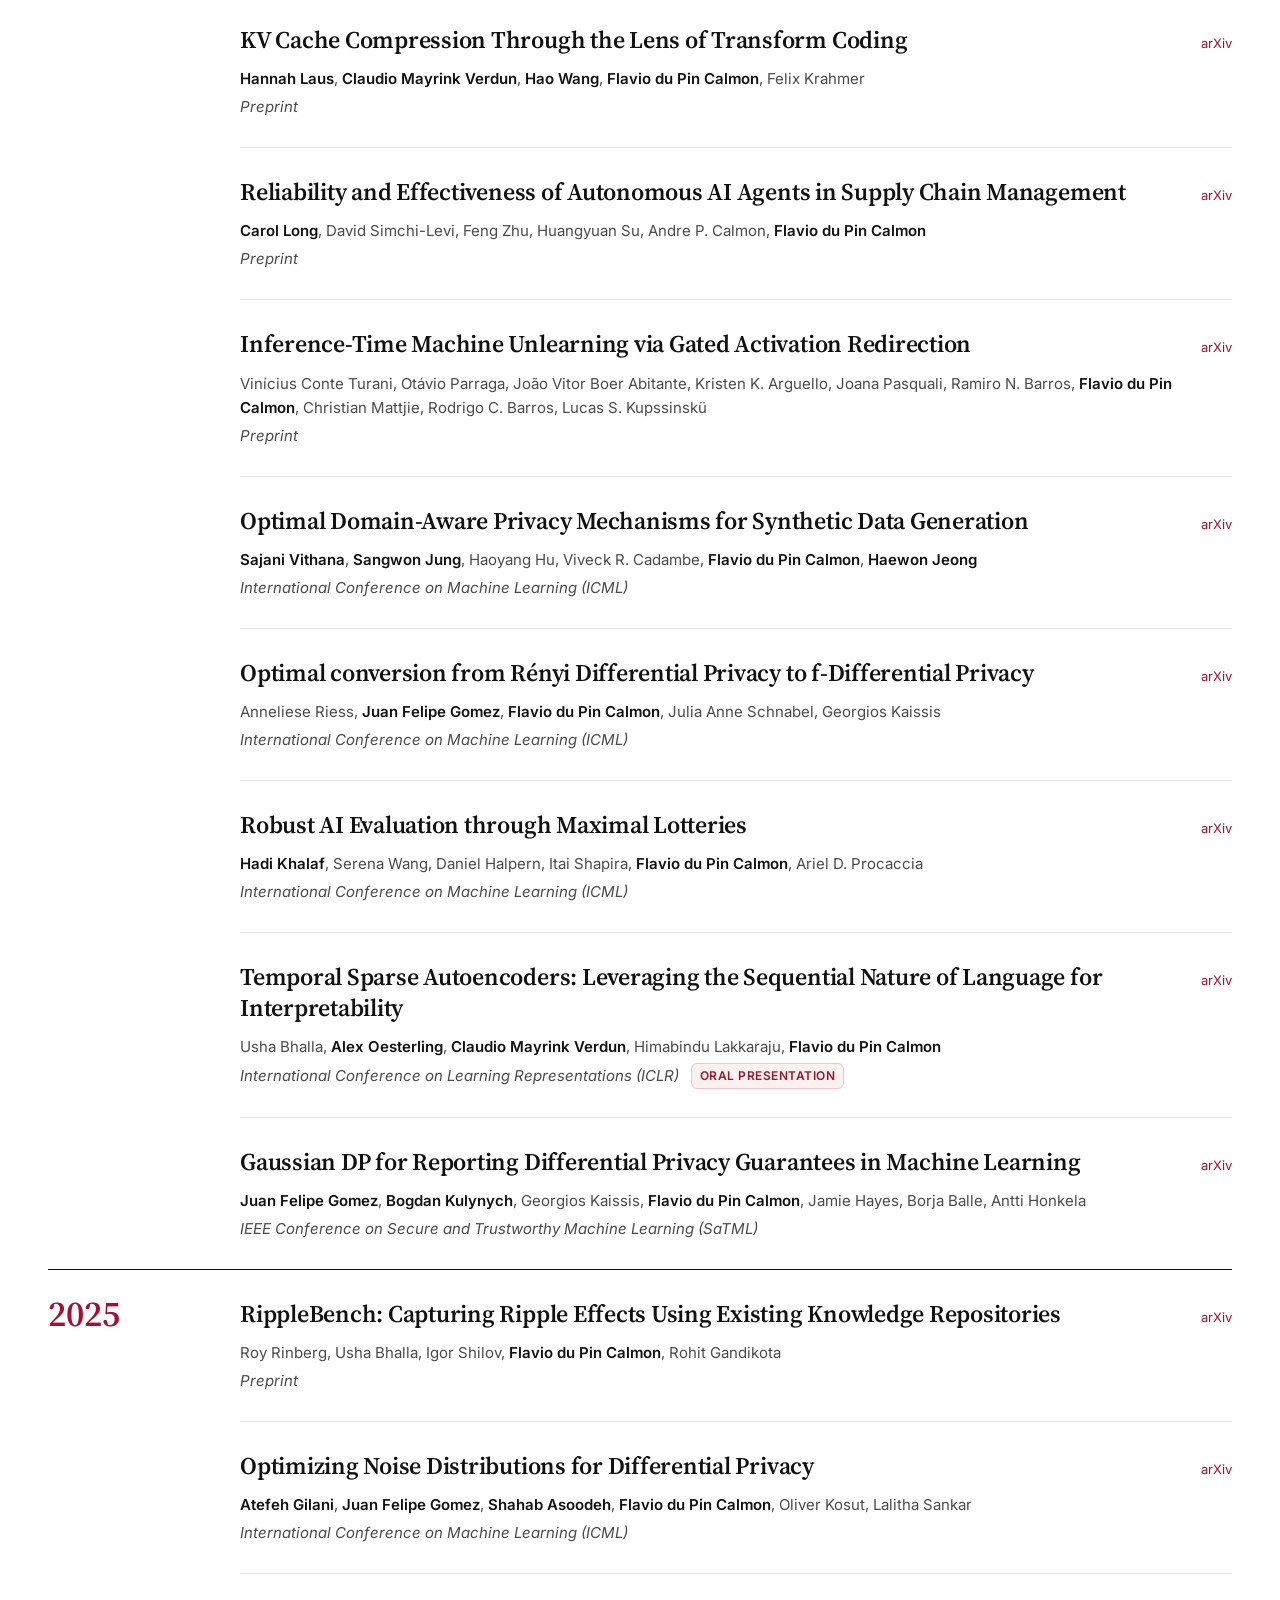
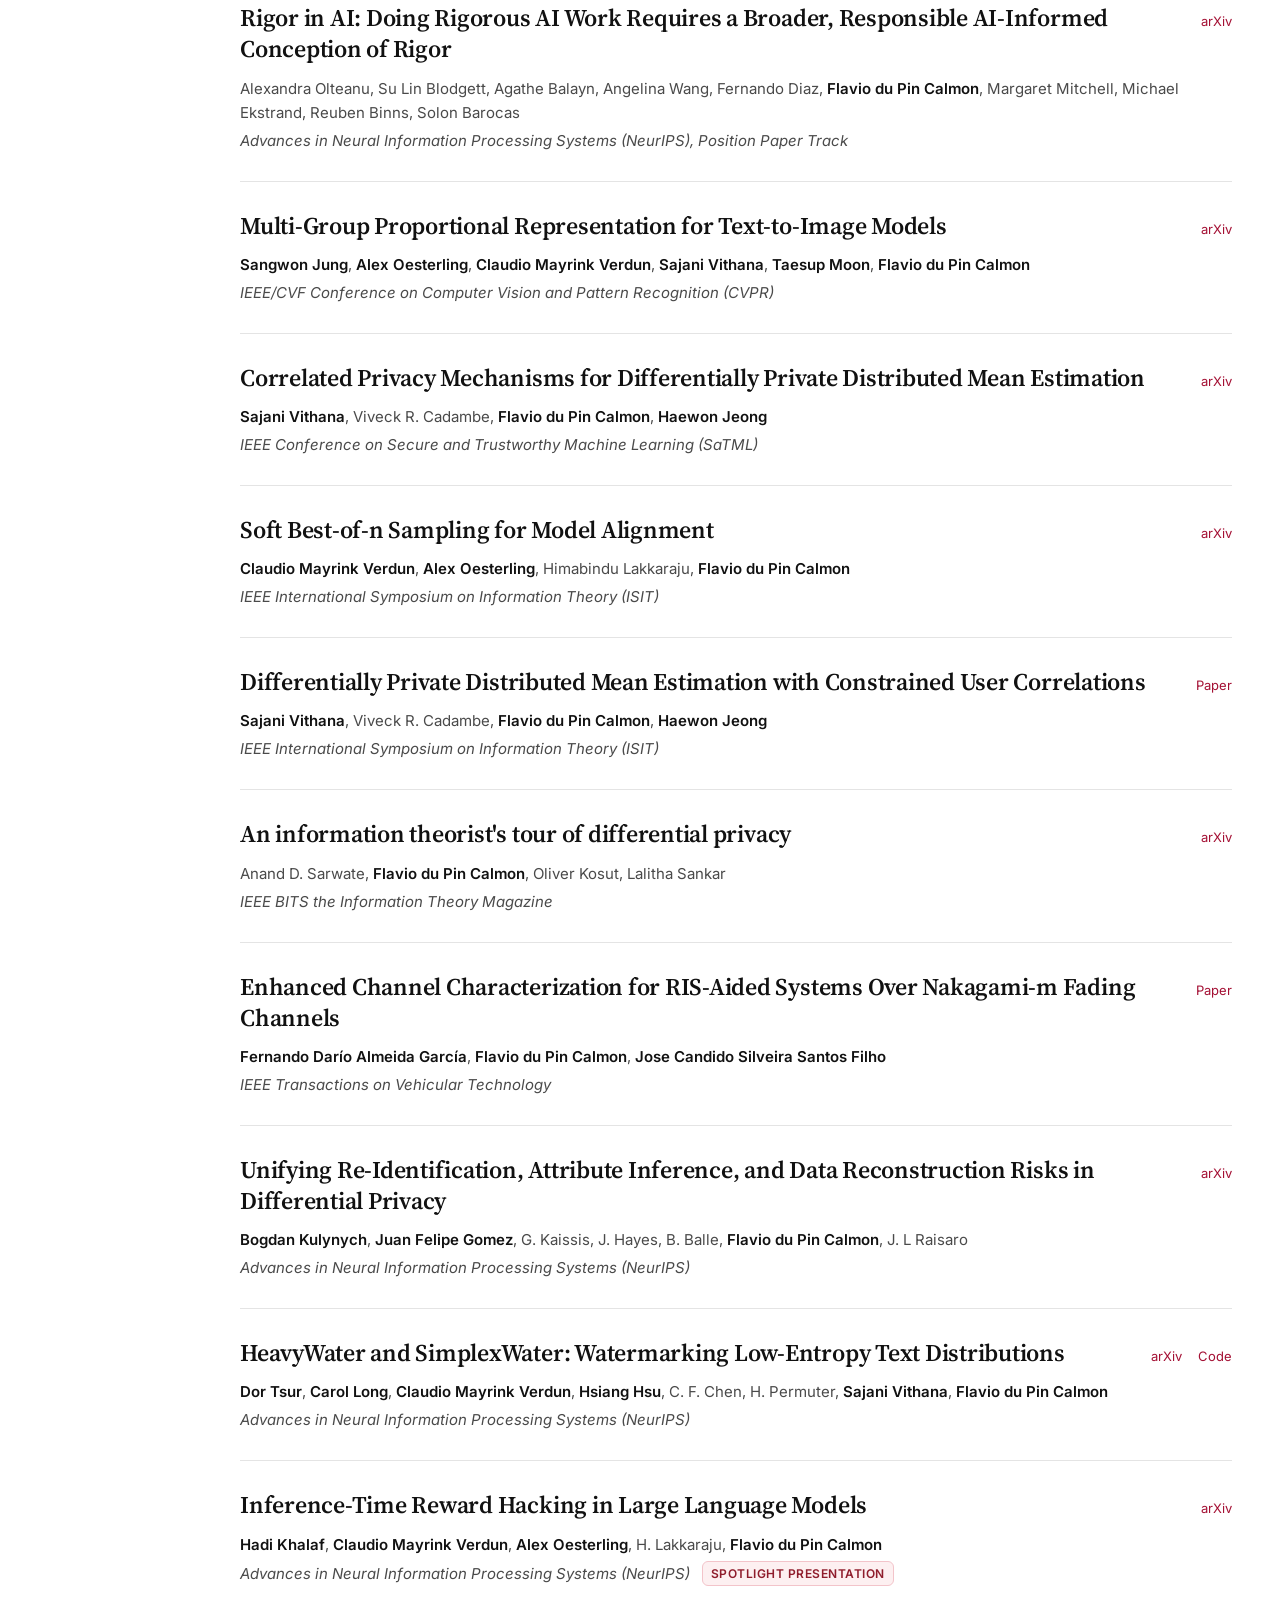
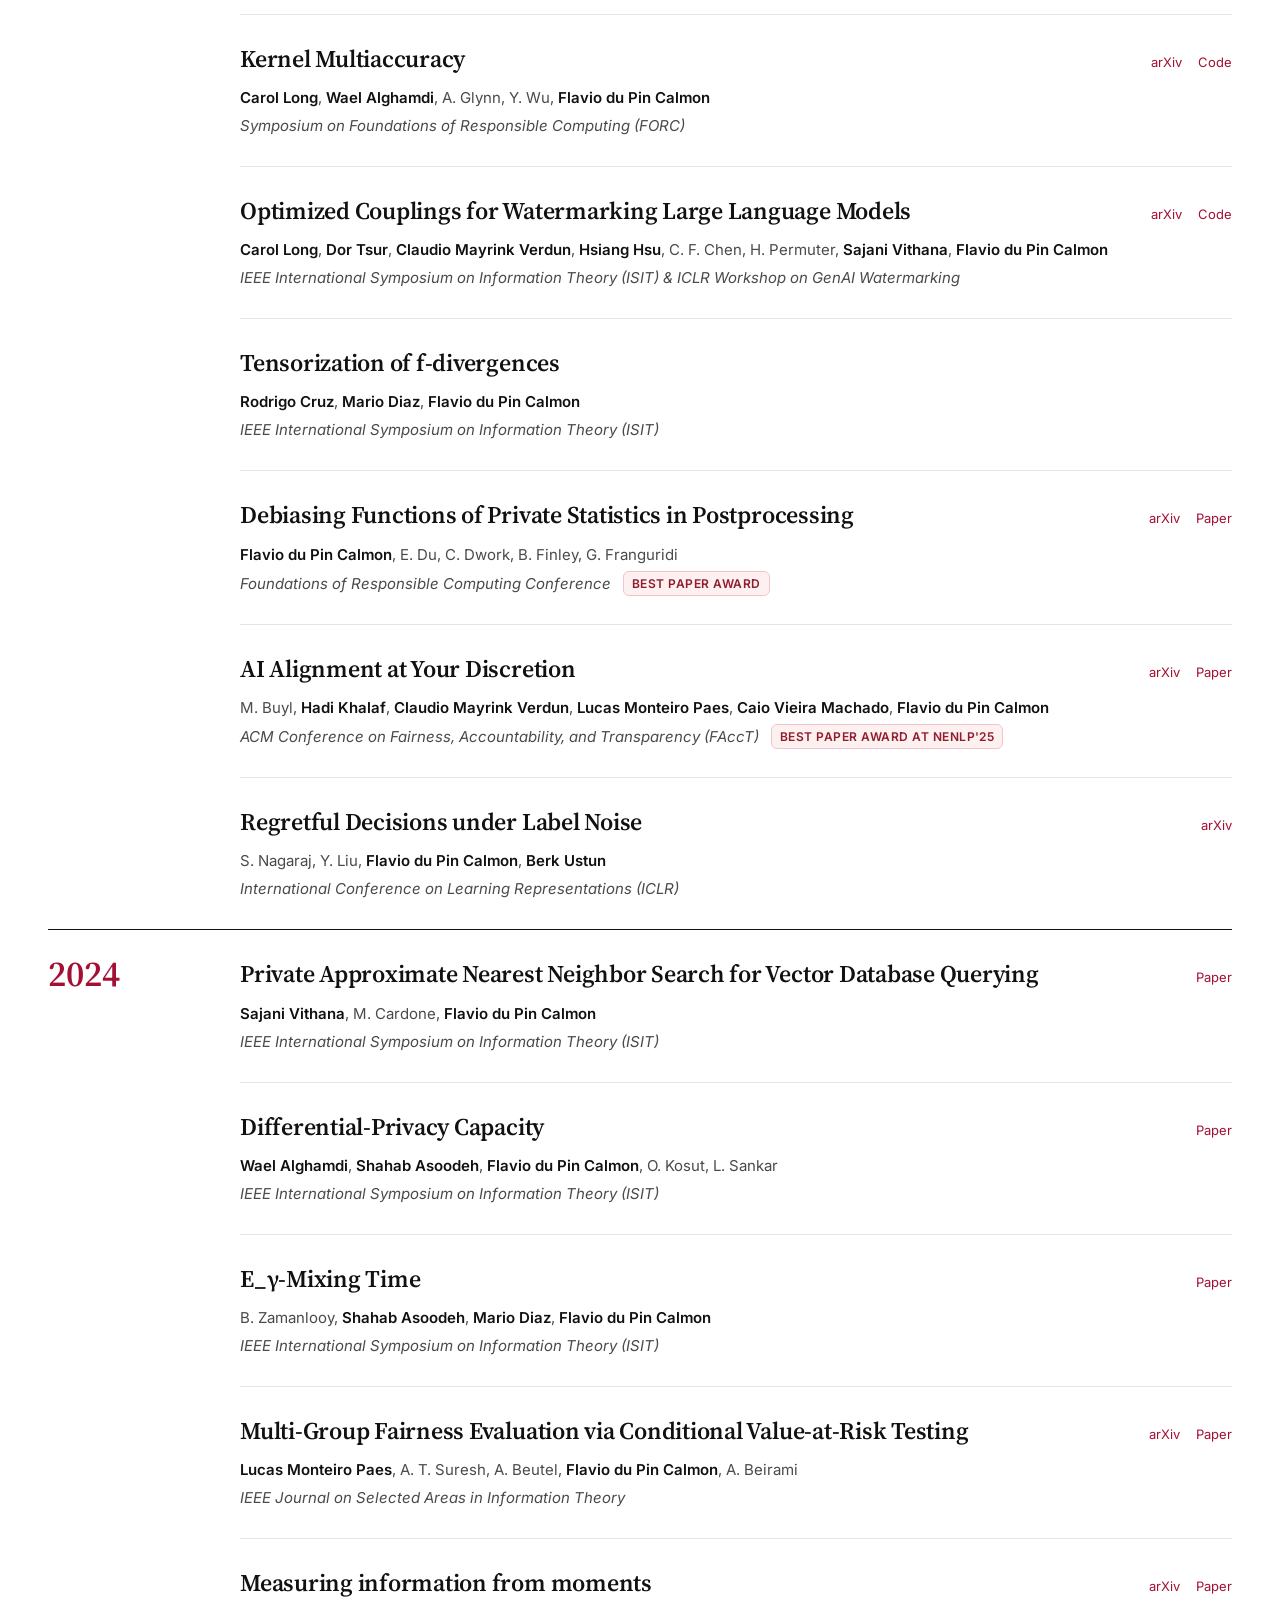
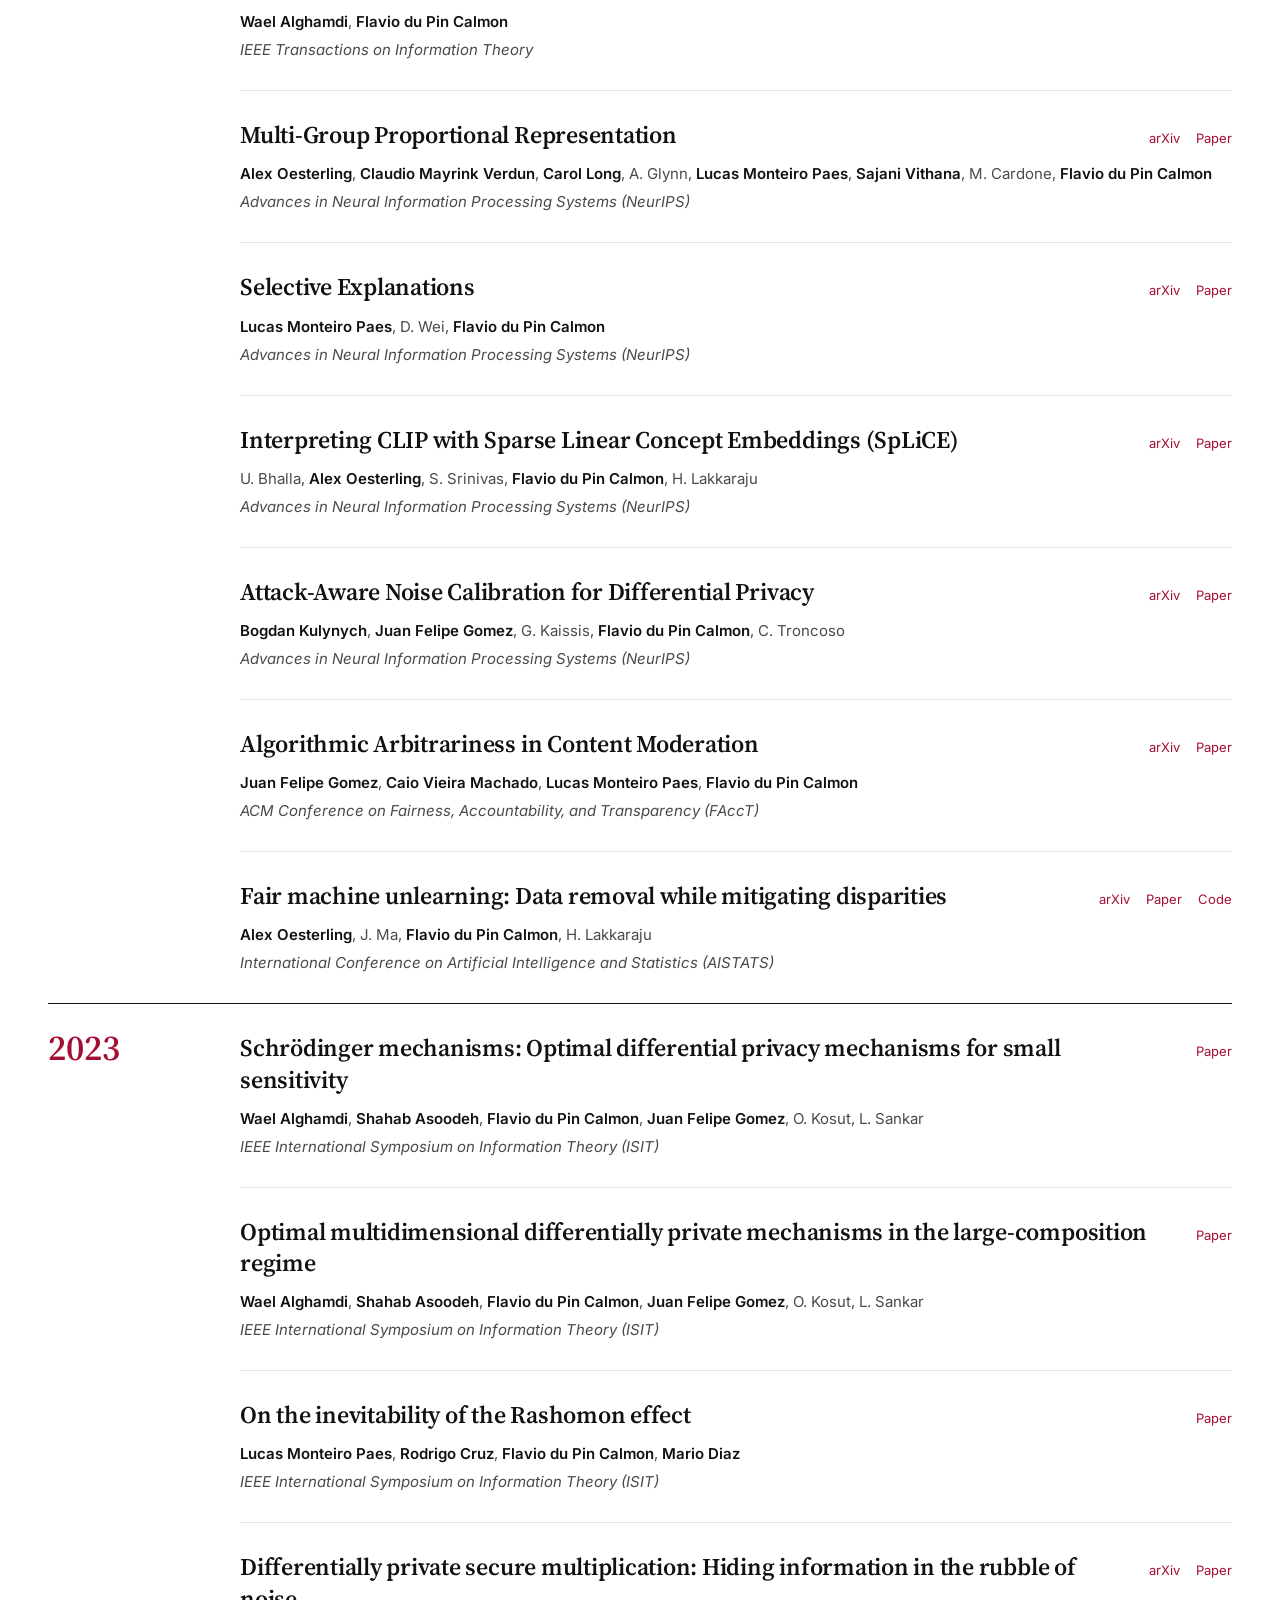
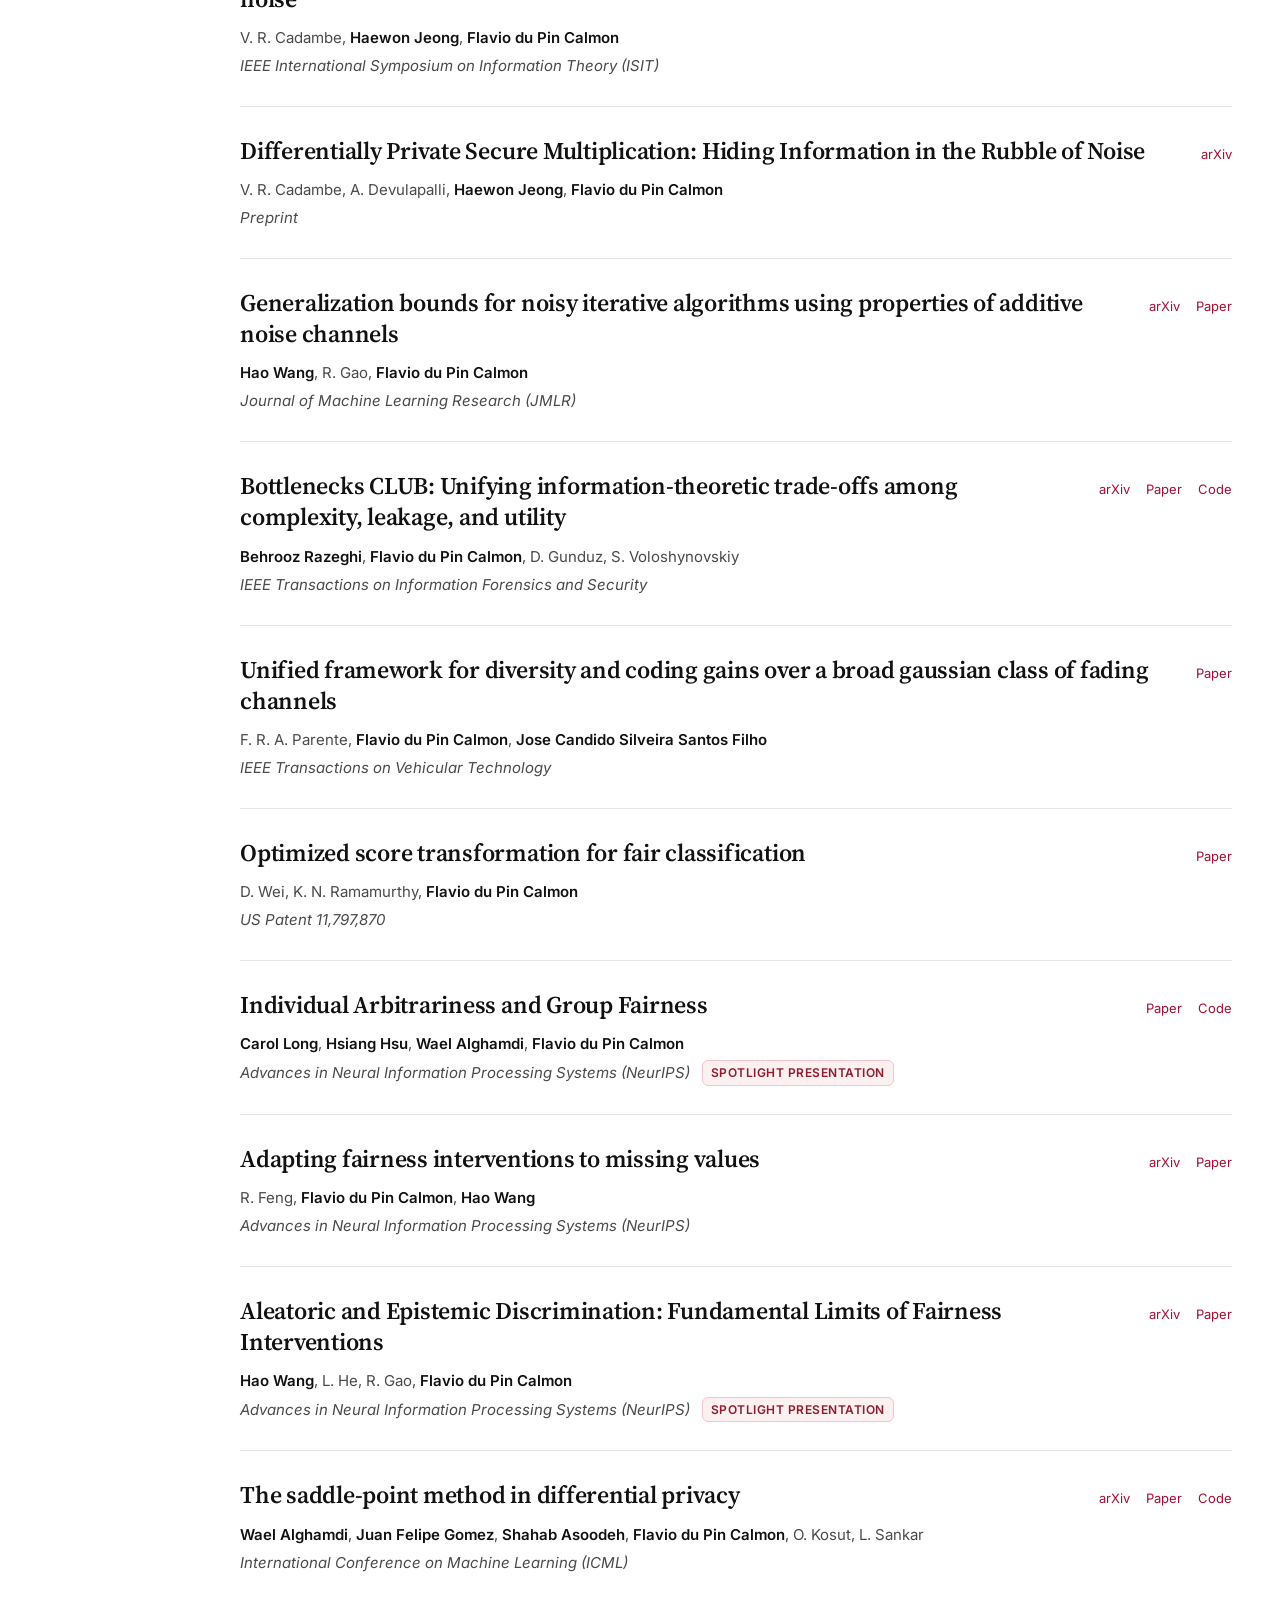
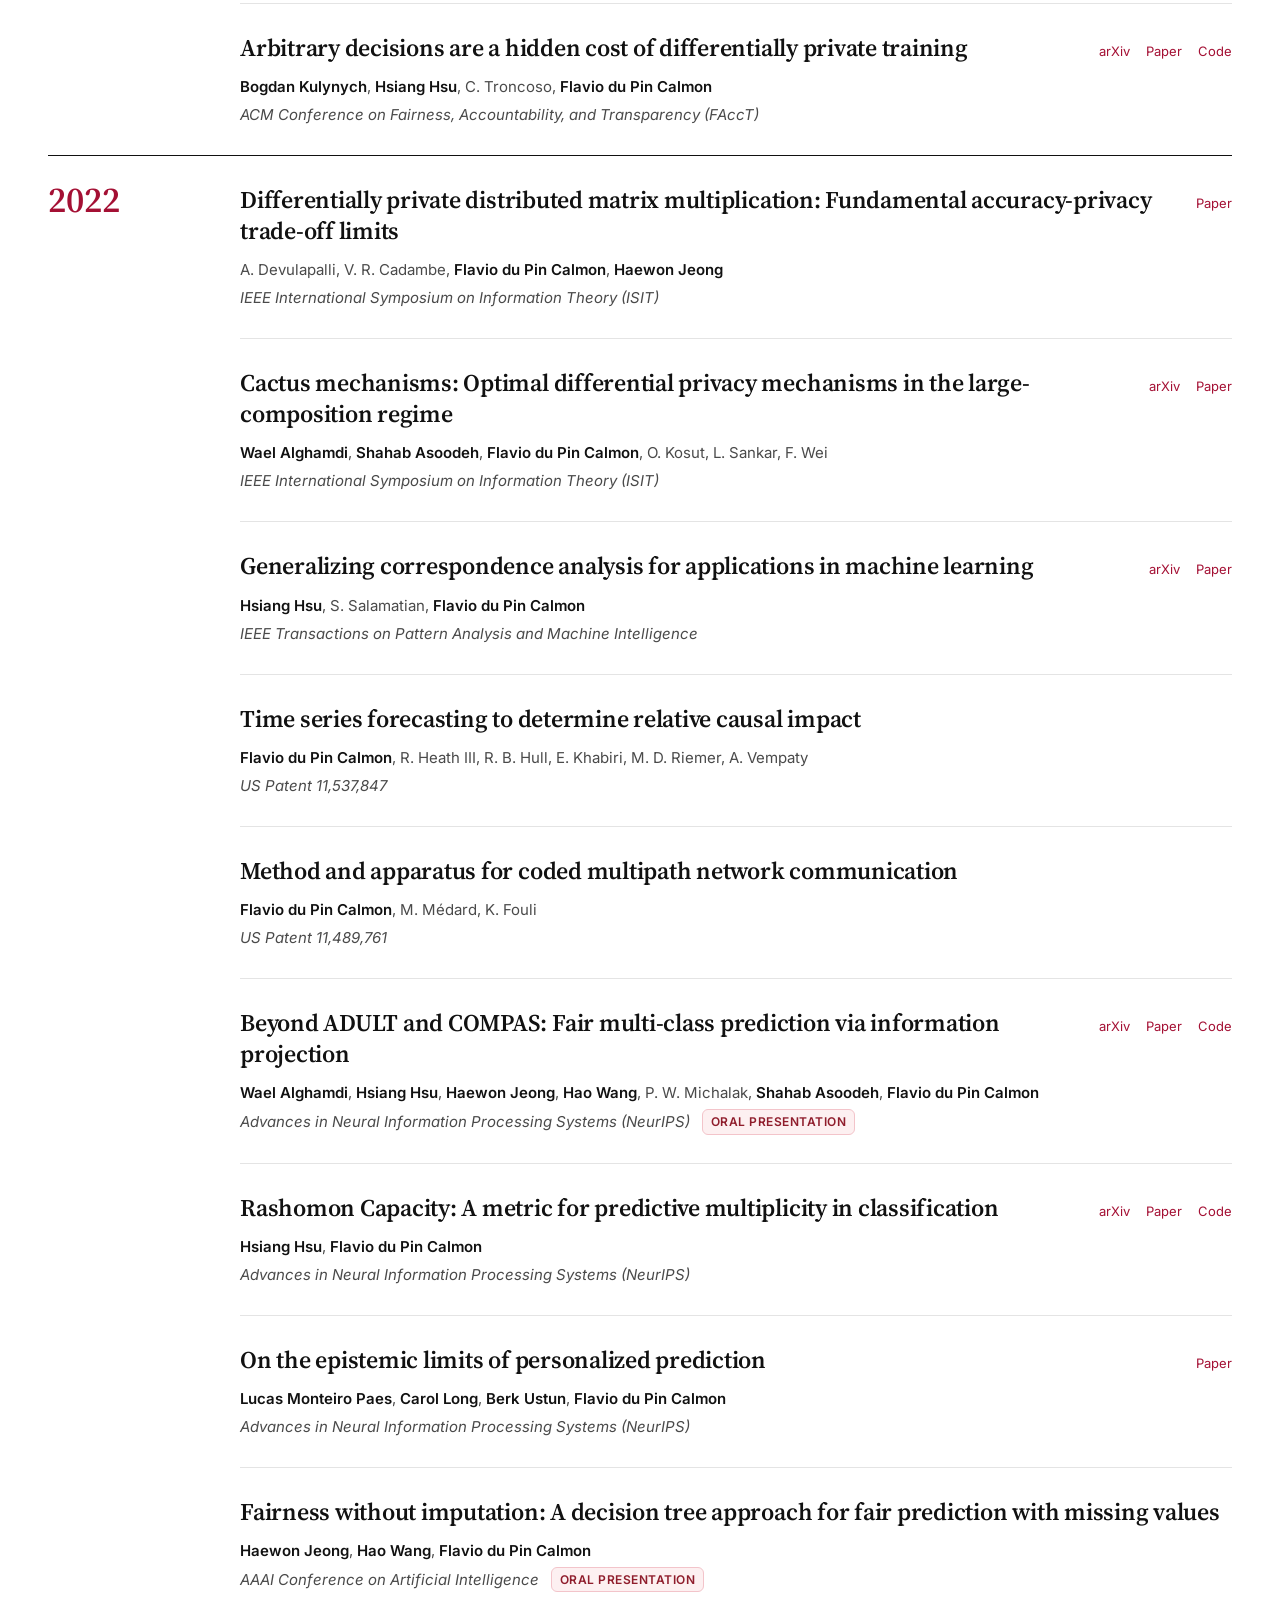
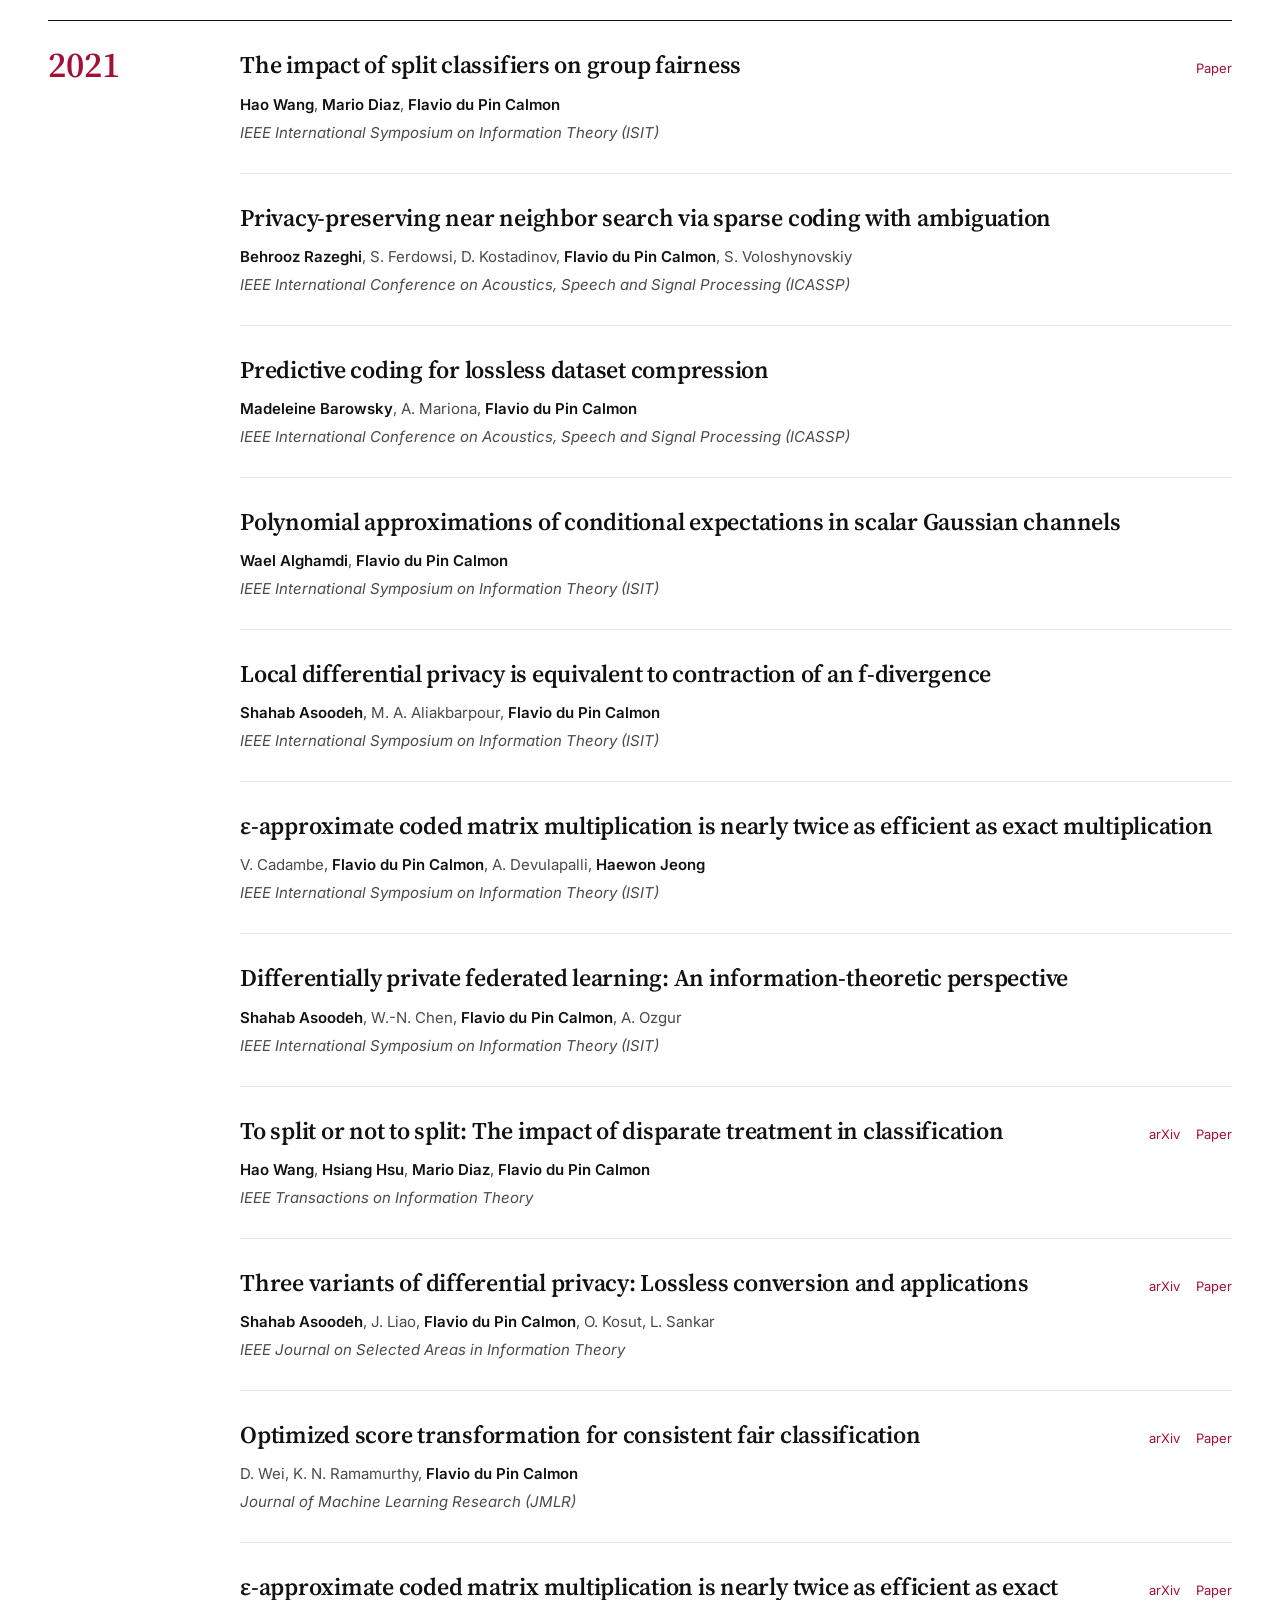
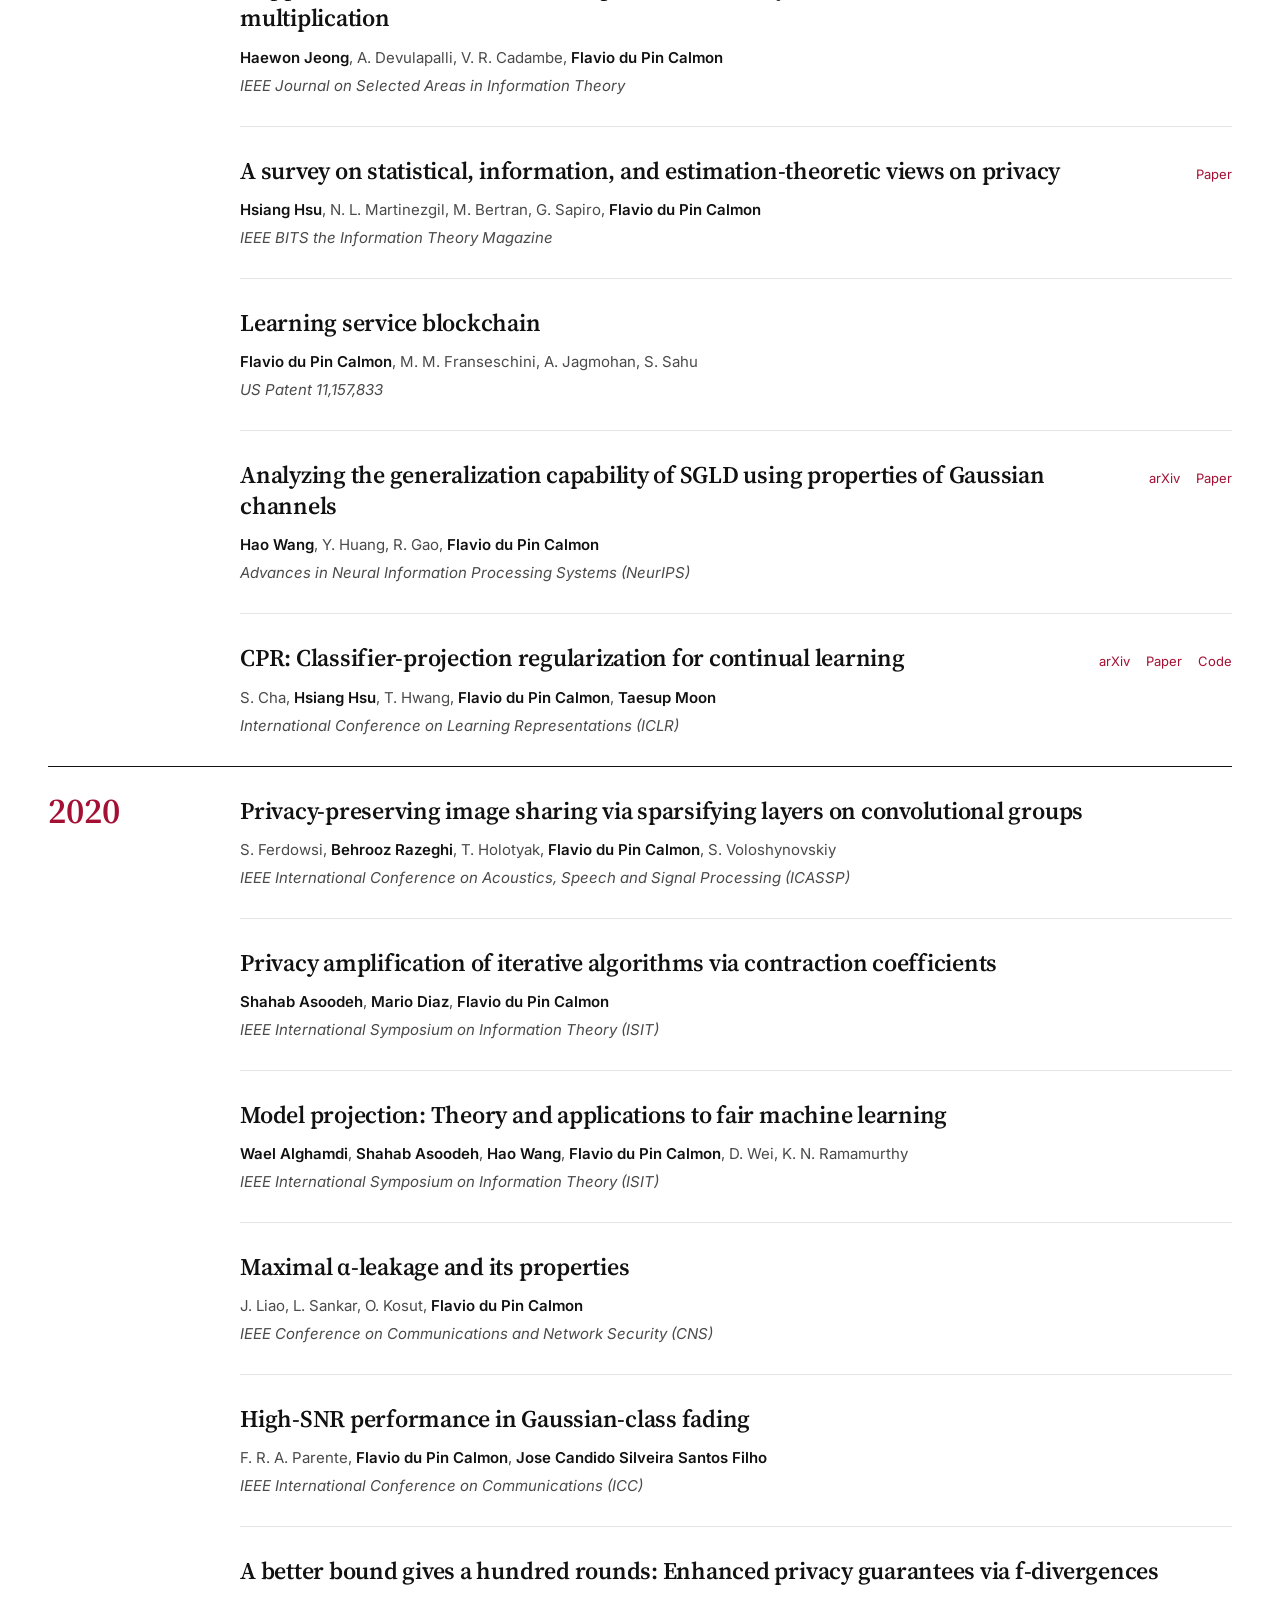
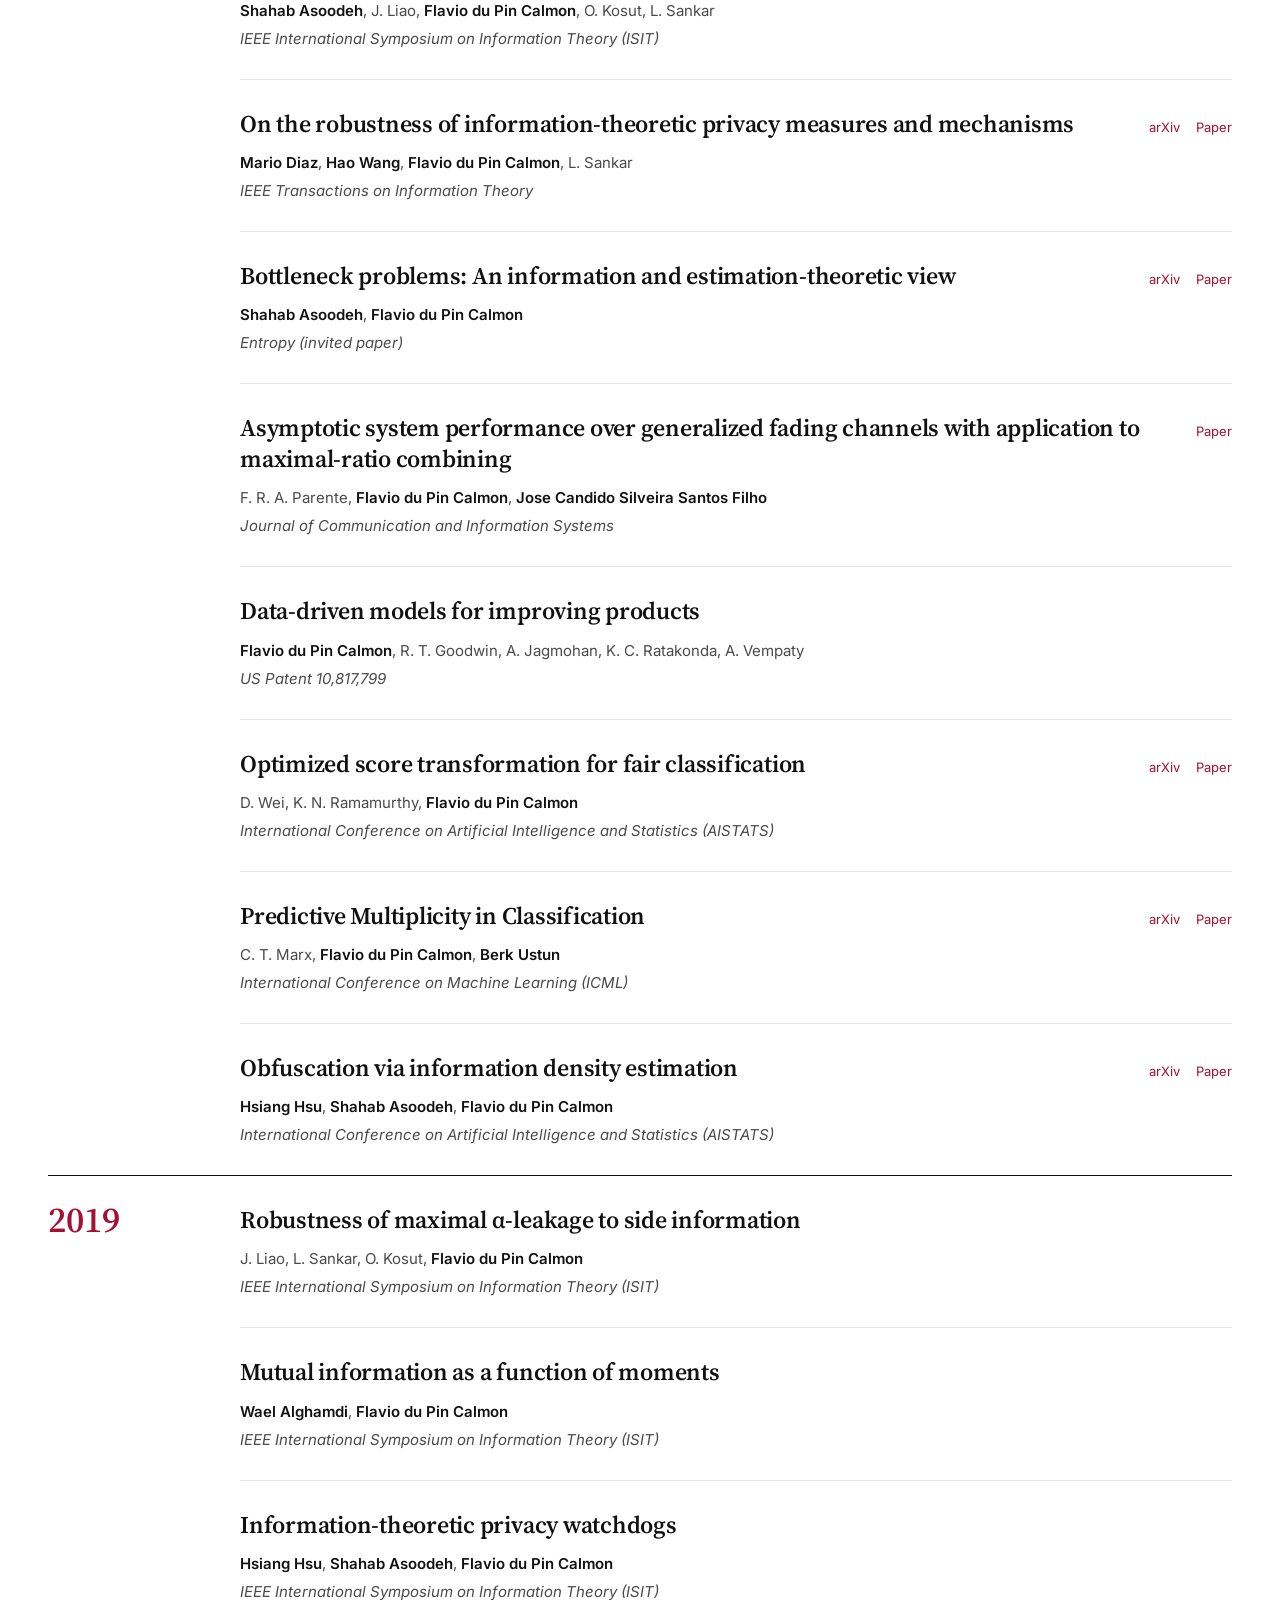
<file: research.html>
<!DOCTYPE html>
<html lang="en">
<head>
    <meta charset="UTF-8">
    <meta name="viewport" content="width=device-width, initial-scale=1.0">
    <title>Research - The Information Theory Laboratory</title>
    <meta name="description" content="Research at the Harvard Information Theory Lab, focused on trustworthy AI, ML, and information-theoretic foundations.">
    <link rel="canonical" href="https://infotheorylab.github.io/research">
    <meta property="og:title" content="Research – HIT Lab">
    <meta property="og:type" content="website">
    <meta property="og:image" content="https://infotheorylab.github.io/assets/preview.png">

    <link rel="preconnect" href="https://fonts.googleapis.com">
    <link rel="preconnect" href="https://fonts.gstatic.com" crossorigin>
    <link href="https://fonts.googleapis.com/css2?family=Inter:wght@400;500;600&family=JetBrains+Mono:wght@400&family=Source+Serif+4:opsz,wght@8..60,400;8..60,500;8..60,600&display=swap" rel="stylesheet">
    <link rel="stylesheet" href="assets/site.css">

    <style>
        .page-head { padding: clamp(64px, 9vw, 120px) 0 clamp(32px, 4vw, 48px); }
        .page-head .lede { margin-top: 24px; max-width: none; }

        /* ---------- Vision / Approach / Support ---------- */
        .principles {
            display: grid;
            grid-template-columns: repeat(3, 1fr);
            gap: clamp(24px, 4vw, 56px);
        }
        .principle h3 {
            font-weight: 600;
            font-size: 22px;
            color: var(--crimson);
        }
        .principle p {
            margin: 10px 0 0;
            color: var(--ink-soft);
        }

        /* ---------- Search and filters ---------- */
        /* Search and category filters share one row; the filters hide while searching. */
        .tools {
            display: flex;
            flex-wrap: wrap;
            align-items: center;
            gap: 12px 32px;
            margin-bottom: 40px;
        }
        .search {
            flex: 1 1 280px;
            font: inherit;
            font-size: 17px;
            padding: 10px 0;
            border: 0;
            border-bottom: 1px solid var(--ink);
            background: transparent;
            color: var(--ink);
            outline: none;
        }
        .search::placeholder { color: var(--ink-faint); }

        .filters {
            display: flex;
            flex-wrap: wrap;
            gap: 6px 4px;
        }
        .tools.searching .filters { display: none; }
        .filter {
            font: inherit;
            font-size: 15px;
            background: none;
            border: 1px solid transparent;
            border-radius: 6px;
            padding: 4px 10px;
            color: var(--crimson);
            cursor: pointer;
        }
        .filter:hover { background: #fdf0f1; }
        .filter.active {
            background: #fdf0f1;
            border-color: #f3c4ca;
            font-weight: 600;
        }

        /* ---------- Publication list ---------- */
        .year-group {
            display: grid;
            grid-template-columns: 160px 1fr;
            gap: 32px;
            border-top: 1px solid var(--ink);
        }
        .year-group:first-child { border-top: 0; }
        .year-group:first-child .year-label { padding-top: 0; }
        .year-group:first-child .pub:first-child { padding-top: 4px; }
        .year-label {
            position: sticky;
            top: 88px;
            align-self: start;
            margin: 0;
            padding-top: 24px;
            font-family: var(--serif);
            font-weight: 600;
            font-size: 36px;
            line-height: 1.1;
            color: var(--crimson);
        }
        .pubs { list-style: none; margin: 0; padding: 0; }
        .pub:last-child { border-bottom: 0; }
        .pub {
            padding: 28px 0;
            border-bottom: 1px solid var(--rule);
        }
        .pub-title {
            font-size: 24px;
            font-weight: 600;
            line-height: 1.3;
            margin: 0;
        }
        /* Title on the left, links on the right of the same row. */
        .pub-head {
            display: flex;
            align-items: baseline;
            justify-content: space-between;
            gap: 32px;
        }
        .pub-links {
            display: flex;
            flex-shrink: 0;
            gap: 16px;
            font-family: var(--label);
            font-size: 13px;
        }
        .pub-links a {
            font: inherit;
            color: var(--crimson);
            background: none;
            border: 0;
            padding: 0;
            cursor: pointer;
            text-decoration: none;
        }
        .pub-links a:hover { text-decoration: underline; text-underline-offset: 3px; }
        .pub-authors {
            margin-top: 12px;
            font-size: 15px;
            color: var(--ink-soft);
        }
        .pub-authors strong { color: var(--ink); font-weight: 600; }
        .pub-venue {
            margin-top: 4px;
            font-size: 15px;
            color: var(--ink-soft);
        }
        .pub-venue em { font-style: italic; }
        .pub-award {
            display: inline-block;
            margin-left: 12px;
            padding: 2px 8px;
            font-family: var(--sans);
            font-style: normal;
            font-size: 12px;
            font-weight: 600;
            letter-spacing: 0.04em;
            text-transform: uppercase;
            line-height: 1.6;
            color: #8f1d2c;
            background: #fdf0f1;
            border: 1px solid #f3c4ca;
            border-radius: 6px;
            vertical-align: 1px;
        }
        .empty { padding: 40px 0; color: var(--ink-faint); }

        @media (max-width: 860px) {
            .principles { grid-template-columns: 1fr; }
            .year-group { grid-template-columns: 1fr; gap: 0; }
            .pub-head { flex-direction: column; gap: 6px; }
            .year-label { position: static; font-size: 28px; }
        }
    </style>
</head>
<body>

<header data-site-header></header>

<main>

    <section class="page-head">
        <div class="wrap">
            <h1 class="display">Research</h1>
            <p class="lede">Our research group works on information theory, machine learning, and artificial intelligence. We aim to develop foundational theory that guides the design of trustworthy AI and machine learning systems.</p>
        </div>
    </section>

    <section class="section" style="padding-top: 0;">
        <div class="wrap">
            <div class="principles">
                <div class="principle">
                    <h3>Vision</h3>
                    <p>A future where AI systems work reliably for everyone, are trustworthy by design, and are built on solid mathematical foundations.</p>
                </div>
                <div class="principle">
                    <h3>Approach</h3>
                    <p>We use tools from information theory to understand how to design trustworthy AI systems. We prove theorems <em>and</em> create algorithms, since theory-guided solutions can massively outperform trial-and-error heuristics.</p>
                </div>
                <div class="principle">
                    <h3>Research Support</h3>
                    <p>Our research group is supported by the NSF and by generous gifts and awards from Google, IBM, Amazon, and Oracle Research.</p>
                </div>
            </div>
        </div>
    </section>

    <section class="section" id="publications">
        <div class="wrap">
            <div class="tools">
                <input type="search" id="search" class="search" placeholder="Search by title, author, venue, or keyword" aria-label="Search publications">
                <div class="filters" id="filters"></div>
            </div>

            <div id="pubs"></div>
        </div>
    </section>

</main>

<footer data-site-footer></footer>

<script src="assets/site.js"></script>
<script>
    const esc = s => String(s ?? '').replace(/[&<>"]/g, c => ({ '&': '&amp;', '<': '&lt;', '>': '&gt;', '"': '&quot;' }[c]));
    const asList = v => Array.isArray(v) ? v.filter(Boolean) : (v ? [v] : []);

    let pubs = [];
    let names = { lab: {}, other: {} };
    let active = 'All';

    // Authors are stored with initials; authors.json maps them to full names.
    // Lab members are bolded.
    // Newer entries store full names; lab members are recognized either way.
    function renderAuthors(authors) {
        const labNames = new Set(Object.values(names.lab));
        return authors.split(',').map(a => a.trim()).filter(Boolean).map(a => {
            if (names.lab[a]) return `<strong>${esc(names.lab[a])}</strong>`;
            if (labNames.has(a)) return `<strong>${esc(a)}</strong>`;
            return esc(names.other[a] || a);
        }).join(', ');
    }

    function searchText(p) {
        const expanded = p.authors.split(',').map(a => names.lab[a.trim()] || names.other[a.trim()] || '').join(' ');
        return [p.title, p.authors, expanded, p.venue, p.keywords, asList(p.category).join(' '), p.year].join(' ').toLowerCase();
    }

    function renderPub(p) {
        const links = [];
        if (p.arxiv_website) links.push(`<a href="${esc(p.arxiv_website)}" target="_blank" rel="noopener">arXiv</a>`);
        if (p.pub_website) links.push(`<a href="${esc(p.pub_website)}" target="_blank" rel="noopener">Paper</a>`);
        if (p.project_website) links.push(`<a href="${esc(p.project_website)}" target="_blank" rel="noopener">Website</a>`);
        if (p.code_repository) links.push(`<a href="${esc(p.code_repository)}" target="_blank" rel="noopener">Code</a>`);

        const isPreprint = p.type === 'preprint' || /^(arxiv|under review)/i.test(p.venue);
        const venue = isPreprint ? 'Preprint' : p.venue;
        return `
            <li class="pub">
                <div class="pub-head">
                    <h3 class="pub-title">${esc(p.title)}</h3>
                    ${links.length ? `<div class="pub-links">${links.join('')}</div>` : ''}
                </div>
                <div class="pub-authors">${renderAuthors(p.authors)}</div>
                <div class="pub-venue"><em>${esc(venue)}</em>${p.award ? `<span class="pub-award">${esc(p.award)}</span>` : ''}</div>
            </li>`;
    }

    // Papers grouped by year, with the year in the left margin.
    function render(list) {
        const el = document.getElementById('pubs');
        if (!list.length) {
            el.innerHTML = '<p class="empty">No publications match your search.</p>';
            return;
        }
        const years = [...new Set(list.map(p => p.year))].sort((a, b) => b - a);
        el.innerHTML = years.map(y => `
            <section class="year-group">
                <h2 class="year-label">${esc(y)}</h2>
                <ul class="pubs">${list.filter(p => p.year === y).map(renderPub).join('')}</ul>
            </section>`).join('');
    }

    // While searching, the filters are hidden and the search covers every category.
    function apply() {
        const terms = document.getElementById('search').value.toLowerCase().split(/\s+/).filter(Boolean);
        const searching = terms.length > 0;
        document.querySelector('.tools').classList.toggle('searching', searching);
        render(pubs.filter(p =>
            (searching || active === 'All' || asList(p.category).includes(active)) &&
            terms.every(t => searchText(p).includes(t))
        ));
    }

    function renderFilters() {
        const cats = [...new Set(pubs.flatMap(p => asList(p.category)))].sort();
        const el = document.getElementById('filters');
        el.innerHTML = ['All', ...cats].map(c =>
            `<button class="filter${c === active ? ' active' : ''}" data-cat="${esc(c)}">${esc(c)}</button>`).join('');
        el.addEventListener('click', e => {
            const btn = e.target.closest('.filter');
            if (!btn) return;
            active = btn.dataset.cat;
            el.querySelectorAll('.filter').forEach(b => b.classList.toggle('active', b === btn));
            apply();
        });
    }

    document.getElementById('search').addEventListener('input', apply);

    Promise.all([
        fetch('publications.json?v=' + Date.now()).then(r => r.json()),
        fetch('authors.json').then(r => r.json()).catch(() => ({}))
    ]).then(([data, authorMap]) => {
        names = { lab: authorMap.lab || {}, other: authorMap.other || {} };
        pubs = data.sort((a, b) => b.year - a.year);
        renderFilters();
        apply();
    }).catch(err => {
        console.error('Could not load publications', err);
        document.getElementById('pubs').innerHTML = '<li class="empty">Could not load publications.</li>';
    });
</script>

</body>
</html>
</file>
<file: assets/site.css>
/* Shared styles for the Information Theory Lab site. */

:root {
    --ink: #111111;
    --ink-soft: #4a4a4a;
    --ink-faint: #8a8a8a;
    --rule: #e4e4e4;
    --paper: #ffffff;
    --paper-alt: #f7f7f5;
    --crimson: #a41034;

    --serif: 'Source Serif 4', Georgia, serif;
    --sans: 'Inter', -apple-system, BlinkMacSystemFont, 'Helvetica Neue', sans-serif;
    --code: 'JetBrains Mono', ui-monospace, Menlo, monospace;  /* wordmark and binary text only */
    --label: var(--sans);                                       /* small labels, links, dates */

    --max: 1440px;
    --gutter: clamp(16px, 4vw, 48px);
}

*, *::before, *::after { box-sizing: border-box; }

html { -webkit-text-size-adjust: 100%; }

body {
    margin: 0;
    background: var(--paper);
    color: var(--ink);
    font-family: var(--sans);
    font-size: 17px;
    line-height: 1.6;
    -webkit-font-smoothing: antialiased;
}

a { color: inherit; }
img { max-width: 100%; display: block; }

.wrap {
    max-width: var(--max);
    margin: 0 auto;
    padding: 0 var(--gutter);
}

/* ---------- Header ---------- */

.site-header {
    position: sticky;
    top: 0;
    z-index: 50;
    background: rgba(255, 255, 255, 0.92);
    backdrop-filter: saturate(180%) blur(8px);
    border-bottom: 1px solid var(--rule);
}

.site-header .wrap {
    display: flex;
    align-items: center;
    justify-content: space-between;
    height: 64px;
}

.wordmark {
    font-family: var(--code);
    font-size: 16px;
    letter-spacing: -0.03em;
    color: var(--ink);
    text-decoration: none;
}

.wordmark-accent {
    color: var(--crimson);
}

.wordmark-at { color: var(--ink); }

.nav { display: flex; gap: 32px; }

.nav a {
    font-size: 15px;
    color: var(--ink-soft);
    text-decoration: none;
    transition: color 0.15s;
}

.nav a:hover, .nav a[aria-current="page"] { color: var(--ink); }

.nav-toggle {
    display: none;
    background: none;
    border: 0;
    padding: 8px;
    margin-right: -8px;
    cursor: pointer;
    color: var(--ink);
}

@media (max-width: 760px) {
    .nav-toggle { display: block; }
    .nav {
        display: none;
        position: absolute;
        top: 64px;
        left: 0;
        right: 0;
        flex-direction: column;
        gap: 0;
        background: var(--paper);
        border-bottom: 1px solid var(--rule);
        padding: 8px var(--gutter) 16px;
    }
    .nav.open { display: flex; }
    .nav a { padding: 10px 0; font-size: 17px; }
}

/* ---------- Type ---------- */

.display {
    font-family: var(--serif);
    font-weight: 400;
    font-size: clamp(44px, 7vw, 88px);
    line-height: 1.02;
    letter-spacing: -0.025em;
    margin: 0;
}

.lede {
    font-size: clamp(19px, 2vw, 23px);
    line-height: 1.5;
    color: var(--ink-soft);
    max-width: 38em;
    margin: 0;
}

h2.section-title {
    font-family: var(--serif);
    font-weight: 400;
    font-size: clamp(30px, 3.6vw, 44px);
    line-height: 1.12;
    letter-spacing: -0.02em;
    margin: 0;
}

h3 {
    font-family: var(--serif);
    font-weight: 400;
    font-size: 26px;
    line-height: 1.2;
    letter-spacing: -0.01em;
    margin: 0;
}

/* Binary text: fixed-width digits so decoding doesn't reflow the line. */
.binary {
    font-family: var(--code);
    font-feature-settings: "zero" 0;
}

/* ---------- Sections ---------- */

.section { padding: clamp(40px, 5vw, 64px) 0; }
.section.alt { background: var(--paper-alt); }

/* Label bar that sits above each section; its label decodes from bits. */
.bar {
    display: flex;
    align-items: baseline;
    gap: 16px;
    padding-bottom: 14px;
    margin-bottom: clamp(32px, 5vw, 56px);
    border-bottom: 1px solid var(--ink);
    font-family: var(--label);
    font-size: 13px;
    letter-spacing: 0.04em;
    text-transform: uppercase;
}

.bar .bar-index { color: var(--crimson); }
.bar .bar-link {
    margin-left: auto;
    text-transform: none;
    letter-spacing: 0;
    text-decoration: none;
    color: var(--ink-soft);
}
.bar .bar-link:hover { color: var(--ink); }

.arrow-link {
    text-decoration: none;
    border-bottom: 1px solid currentColor;
    padding-bottom: 1px;
}
.arrow-link::after { content: " \2192"; }

/* Section headings that hang in the left margin, outside the text column.
   A page opts in with <body class="margin-page">: its .section content is indented by
   --margin-w, and .margin-label headings sit in that space at the page edge. */
.margin-page { --margin-w: 0px; }
.margin-layout { display: grid; grid-template-columns: 1fr; gap: 24px; }
.margin-label {
    margin: 0;
    font-family: var(--serif);
    font-weight: 600;
    font-size: 26px;
    line-height: 1.15;
    letter-spacing: -0.01em;
    color: var(--crimson);
}
.margin-label a {
    display: block;
    margin-top: 10px;
    font-family: var(--label);
    font-weight: 400;
    font-size: 14px;
    letter-spacing: 0;
    color: var(--ink);
    text-decoration: none;
}
.margin-label a:hover { color: var(--crimson); }

@media (min-width: 1100px) {
    .margin-page { --margin-w: 260px; }
    .margin-page main .section .wrap { padding-left: calc(var(--gutter) + var(--margin-w)); }
    .margin-layout {
        grid-template-columns: var(--margin-w) 1fr;
        gap: 0;
        margin-left: calc(-1 * var(--margin-w));
    }
    .margin-label {
        position: sticky;
        top: 96px;
        align-self: start;
        padding-right: 24px;
        padding-top: 14px;  /* sit on the baseline of the larger content titles */
        font-size: 28px;
    }
}

/* ---------- Footer ---------- */

.site-footer {
    border-top: 1px solid var(--rule);
    padding: 40px 0 32px;
    font-size: 15px;
    color: var(--ink-soft);
}

.site-footer .cols {
    display: grid;
    grid-template-columns: 2fr 1fr 1fr;
    gap: 32px;
}

.site-footer .footer-title {
    font-family: var(--serif);
    font-size: 19px;
    color: var(--ink);
    margin-bottom: 8px;
}

.site-footer .footer-title .accent { color: var(--crimson); }

.site-footer ul { list-style: none; margin: 0; padding: 0; }
.site-footer li { margin: 4px 0; }
.site-footer a { text-decoration: none; }
.site-footer a:hover { color: var(--ink); }

.site-footer .fineprint {
    margin-top: 48px;
    font-size: 13px;
    color: var(--ink-faint);
}

@media (max-width: 760px) {
    .site-footer .cols { grid-template-columns: 1fr; }
}
</file>
